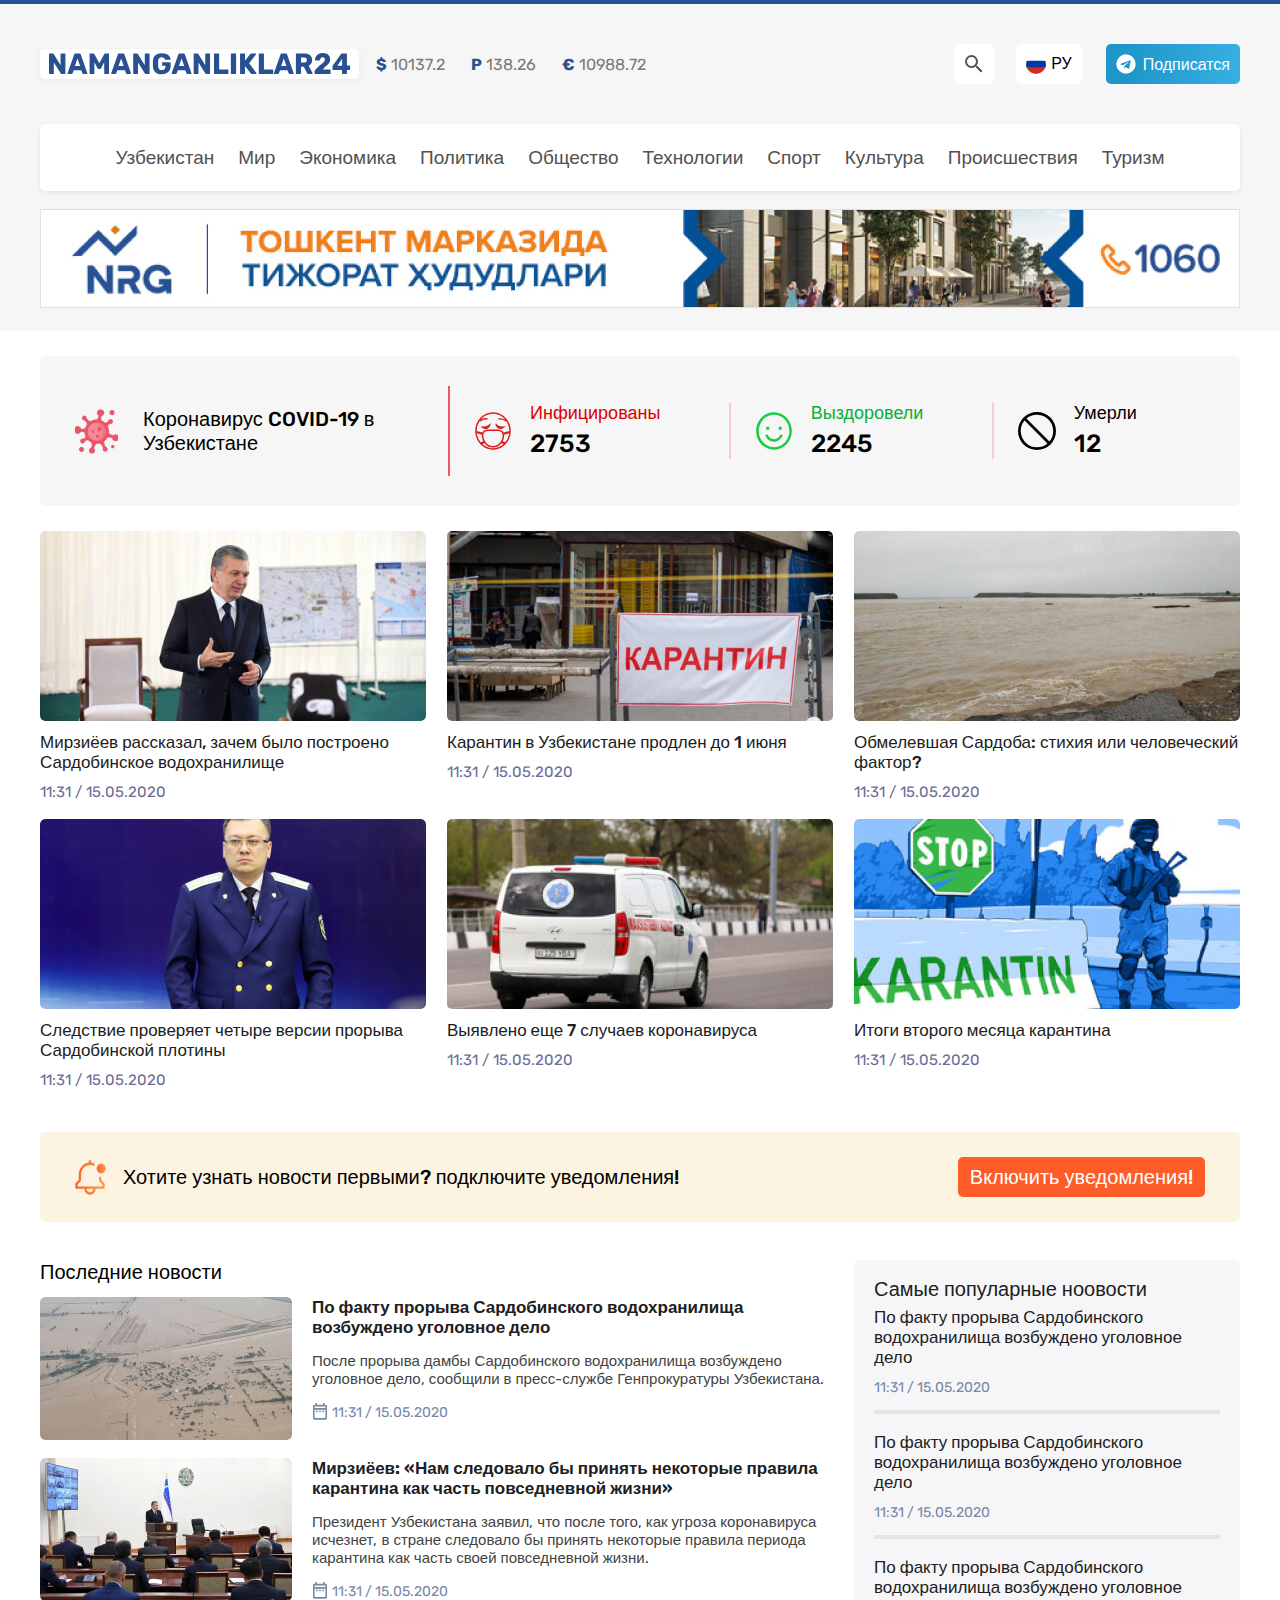
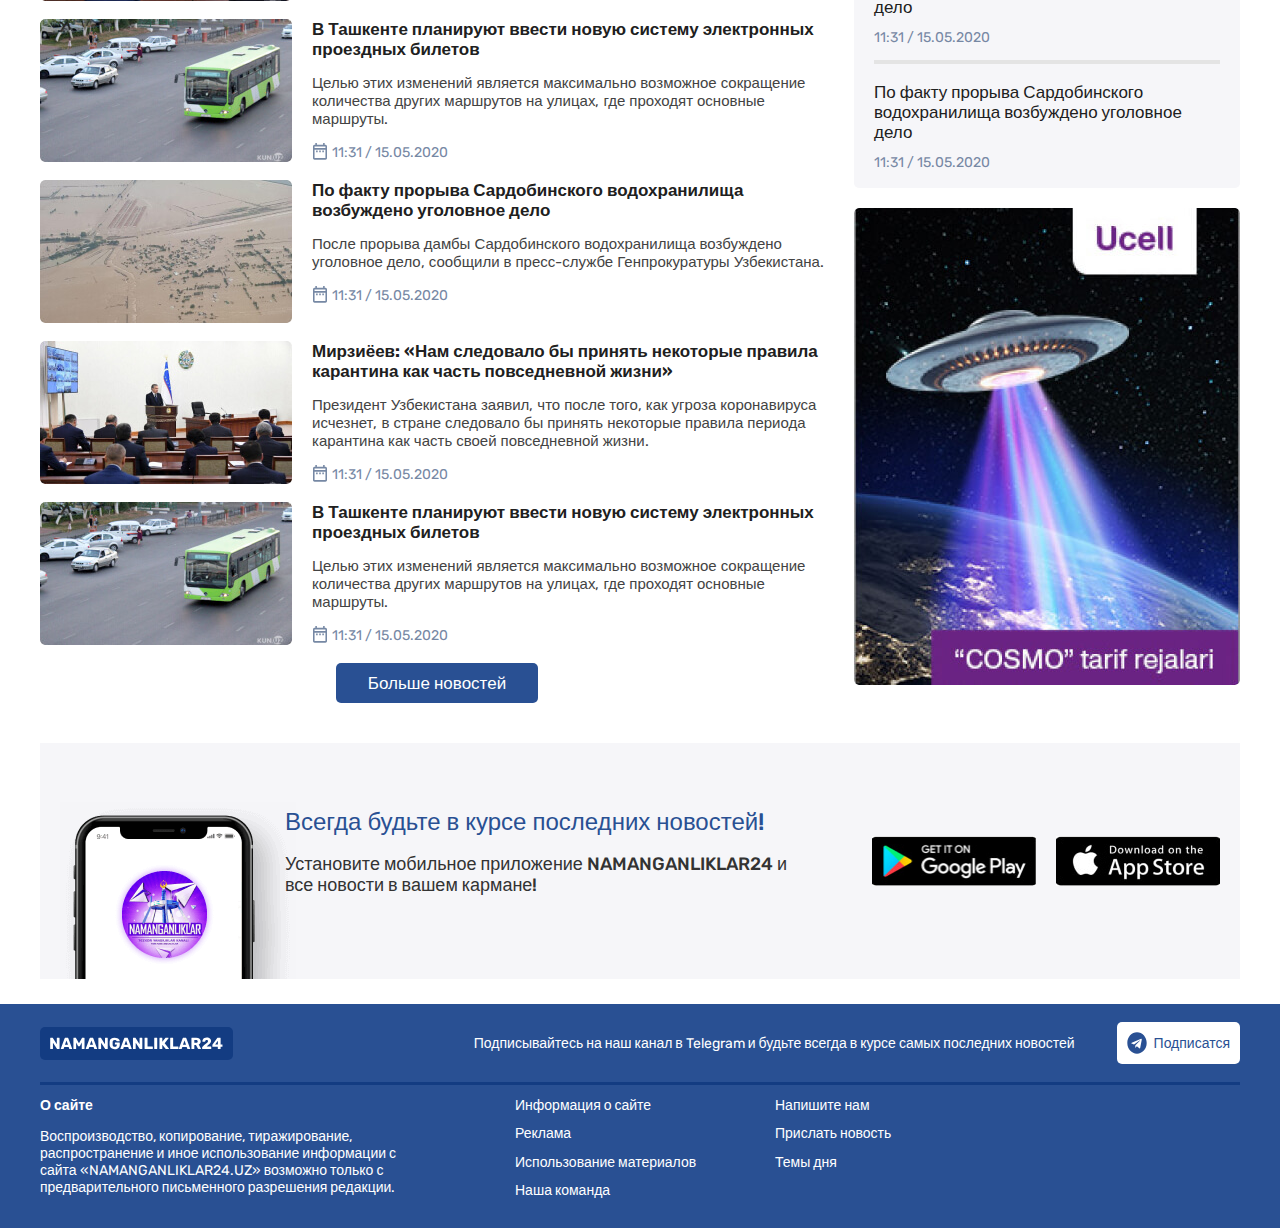
<file: index.html>
<!DOCTYPE html>
<html class="page" lang="ru">
<head>
    <meta charset="UTF-8">
    <meta http-equiv="X-UA-Compatible" content="IE=edge">
    <meta name="viewport" content="width=device-width, initial-scale=1.0">
    <title>Namanganliklar24</title>
    <link rel="stylesheet" href="css/normalize.css">
    <link rel="stylesheet" href="css/style.css">
</head>
<body class="page__body">
    
    <!-- SITE-HEADER -->
    <header class="site-header">
        <div class="container">
            <!-- SITE-HEADER__TOP -->
            <div class="site-header__top">
                <a class="site-header__logo logo" href="index.html">
                    <img class="logo__img" src="img/logo.svg" alt="Лого сайта Namanganliklar24" width="303" height="33">
                </a>
            
                <ul class="site-header__exchange-rates exchange-rates">
                    <li class="exchange-rates__item">
                        <b class="exchange-rates__icon">&dollar;</b> 
                        <span class="exchange-rates__value">10137.2</span></li>
                    <li class="exchange-rates__item">
                        <b class="exchange-rates__icon">P</b> 
                        <span class="exchange-rates__value">138.26</span></li>
                    <li class="exchange-rates__item">
                        <b class="exchange-rates__icon">&euro;</b> 
                        <span class="exchange-rates__value">10988.72</span></li>
                </ul>
            
                <div class="site-header__actions">
                    <button class="site-header__search-button search-button" type="button">
                        <span class="search-button__wrapper">
                            <img class="search-button__img" src="img/icon-magnify.svg" alt="Иконка лупы" width="24" height="24">
                        </span>
                    </button>
                    <button class="site-header__language-toggler language-toggler" type="button">
                        <span class="language-toggler__wrapper">
                            <img class="language-toggler__img" src="img/icon-russia-flag.svg" alt="Иконка флага России" width="20" height="20">
                            <span class="language-toggler__text">РУ</span>
                        </span>
                    </button>
                    <a class="site-header__telegram-sub telegram-sub telegram-sub--dark" href="https://t.me/dj_boburjon" target="_blank">
                        <img class="telegram-sub__img" src="img/icon-telegram.svg" alt="Лого мессенжера Телеграм" width="20" height="20">
                        <span class="telegram-sub__text">Подписатся</span>
                    </a>
                </div><!-- site-header__actions -->

                <button class="site-header__toggler" type="button">Меню</button>
            </div><!-- /site-header__top -->

            <!-- SITENAV -->
            <nav class="sitenav">
                <ul class="sitenav__list">
                    <li class="sitenav__item">
                        <a class="sitenav__link" href="list.html">Узбекистан</a>
                    </li>
                    <li class="sitenav__item">
                        <a class="sitenav__link" href="list.html">Мир</a>
                    </li>
                    <li class="sitenav__item">
                        <a class="sitenav__link" href="list.html">Экономика</a>
                    </li>
                    <li class="sitenav__item">
                        <a class="sitenav__link" href="list.html">Политика</a>
                    </li>
                    <li class="sitenav__item">
                        <a class="sitenav__link" href="list.html">Общество</a>
                    </li>
                    <li class="sitenav__item">
                        <a class="sitenav__link" href="list.html">Технологии</a>
                    </li>
                    <li class="sitenav__item">
                        <a class="sitenav__link" href="list.html">Спорт</a>
                    </li>
                    <li class="sitenav__item">
                        <a class="sitenav__link" href="list.html">Культура</a>
                    </li>
                    <li class="sitenav__item">
                        <a class="sitenav__link" href="list.html">Происшествия</a>
                    </li>
                    <li class="sitenav__item">
                        <a class="sitenav__link" href="list.html">Туризм</a>
                    </li>
                </ul>
            </nav>

            <!-- TOP BANNER -->
            <aside class="top-banner">
                <a class="top-banner__link" href="#" target="_blank">
                    <img class="top-banner__img" src="img/nrg-banner.jpg" srcset="img/nrg-banner.jpg 1x, img/nrg-banner@2x.jpg 2x" alt="NRG company banner" width="1200" height="99">
                </a>
            </aside>
        </div><!-- container -->
    </header>

    <!-- MAIN-CONTENT -->
    <main class="main-content">
        <div class="container">

            <!-- COVID-INFO  -->
            <section class="covid-info">
                <h2 class="covid-info__heading">Коронавирус COVID-19 в Узбекистане</h2>
                <ul class="covid-info__stats-list">
                    <li class="covid-info__stat covid-info__stat--infected">
                        <div>
                            <h3 class="covid-info__stat-title covid-info__stat-title--red">Инфицированы</h3>
                            <b class="covid-info__stat-value">2753</b>
                        </div>
                    </li>
                    <li class="covid-info__stat covid-info__stat--recovered">
                        <div>
                            <h3 class="covid-info__stat-title covid-info__stat-title--green">Выздоровели</h3>
                            <b class="covid-info__stat-value">2245</b>
                        </div>
                    </li>
                    <li class="covid-info__stat covid-info__stat--dead">
                        <div>
                            <h3 class="covid-info__stat-title">Умерли</h3>
                            <b class="covid-info__stat-value">12</b>
                        </div>
                    </li>
                </ul>
            </section>


            <!-- NEWS GRID -->
            <section class="news-grid">
                <h2 class="visually-hidden">Важные новости</h2>
                <ul class="news-grid__list">
                    <li class="news-grid__item">
                        <div class="news-grid__img-wrapper">
                            <img class="news-grid__img" width="386" height="190" src="img/prezident-uz.jpg" srcset="img/prezident-uz.jpg 1x, img/prezident-uz@2x.jpg 2x" alt="Презилент Узбекистана">
                        </div>
                        <h3 class="news-grid__heading">
                            <a class="news-grid__link" href="article.html">Мирзиёев рассказал, зачем было построено Сардобинское водохранилище</a>
                        </h3>
                        <time class="news-grid__date" datetime="2020-05-15 11:31">11:31 / 15.05.2020</time>
                    </li>
                    <li class="news-grid__item">
                        <div class="news-grid__img-wrapper">
                            <img class="news-grid__img" width="386" height="190" src="img/karantin.jpg" srcset="img/karantin.jpg 1x, img/karantin@2x.jpg 2x" alt="Карантин">
                        </div>
                        <h3 class="news-grid__heading">
                            <a class="news-grid__link" href="article.html">Карантин в Узбекистане продлен до 1 июня</a>
                        </h3>
                        <time class="news-grid__date" datetime="2020-05-15 11:31">11:31 / 15.05.2020</time>
                    </li>
                    <li class="news-grid__item">
                        <div class="news-grid__img-wrapper">
                            <img class="news-grid__img" width="386" height="190" src="img/sardoba.jpg" srcset="img/sardoba.jpg 1x, img/sardoba@2x.jpg 2x" alt="Сардоба">
                        </div>
                        <h3 class="news-grid__heading">
                            <a class="news-grid__link" href="article.html">Обмелевшая Сардоба: стихия или человеческий фактор?</a>
                        </h3>
                        <time class="news-grid__date" datetime="2020-05-15 11:31">11:31 / 15.05.2020</time>
                    </li>
                    <li class="news-grid__item">
                        <div class="news-grid__img-wrapper">
                            <img class="news-grid__img" width="386" height="190" src="img/sardoba-prokuror.jpg" srcset="img/sardoba-prokuror.jpg 1x, img/sardoba-prokuror@2x.jpg 2x" alt="Сардоба">
                        </div>
                        <h3 class="news-grid__heading">
                            <a class="news-grid__link" href="article.html">Следствие проверяет четыре версии прорыва Сардобинской плотины</a>
                        </h3>
                        <time class="news-grid__date" datetime="2020-05-15 11:31">11:31 / 15.05.2020</time>
                    </li>
                    <li class="news-grid__item">
                        <div class="news-grid__img-wrapper">
                            <img class="news-grid__img" width="386" height="190" src="img/ambulance.jpg" srcset="img/ambulance.jpg 1x, img/ambulance@2x.jpg 2x" alt="Сардоба">
                        </div>
                        <h3 class="news-grid__heading">
                            <a class="news-grid__link" href="article.html">Выявлено еще 7 случаев коронавируса</a>
                        </h3>
                        <time class="news-grid__date" datetime="2020-05-15 11:31">11:31 / 15.05.2020</time>
                    </li>
                    <li class="news-grid__item">
                        <div class="news-grid__img-wrapper">
                            <img class="news-grid__img" width="386" height="190" src="img/karantin-soldier.jpg" srcset="img/karantin-soldier.jpg 1x, img/karantin-soldier@2x.jpg 2x" alt="Сардоба">
                        </div>
                        <h3 class="news-grid__heading">
                            <a class="news-grid__link" href="article.html">Итоги второго месяца карантина</a>
                        </h3>
                        <time class="news-grid__date" datetime="2020-05-15 11:31">11:31 / 15.05.2020</time>
                    </li>
                </ul>
            </section>


            <!-- NOTIFICATIONS -->
            <section class="notifications">
                <h2 class="notifications__heading">Хотите узнать новости первыми? подключите уведомления!</h2>
                <button class="notifications__button" type="button">Включить уведомления!</button>
            </section>


            <!-- LATEST-POPULAR-NEWS -->
            <div class="latest-popular-news">
                <!-- NEWS-LIST -->
                <section class="news-list">
                    <h2 class="news-list__heading">Последние новости</h2>
                    <ul class="news-list__list">
                        <li class="news-list__item">
                            <div class="news-list__img-wrapper">
                                <img class="news-list__img" src="img/sardoba-list.jpg" srcset="img/sardoba-list.jpg 1x, img/sardoba-list@2x.jpg 2x" alt="По факту прорыва Сардобинского водохранилища возбуждено уголовное дело" width="252" height="143">
                            </div>
                            <div class="news-list__body">
                                <h3 class="news-list__title">
                                    <a class="news-list__link" href="article.html">По факту прорыва Сардобинского водохранилища возбуждено уголовное дело</a>
                                </h3>
                                <p class="news-list__text">После прорыва дамбы Сардобинского водохранилища возбуждено уголовное дело, сообщили в пресс-службе Генпрокуратуры Узбекистана.</p>
                                <div class="news-list__date-wrapper">
                                    <img class="news-list__date-icon" src="img/icon-date.svg" alt="Иконка календаря" width="18" height="20">
                                    <time class="news-list__date" datetime="2020-05-15 11:31">11:31 / 15.05.2020</time>
                                </div>
                            </div>
                        </li>
                        <li class="news-list__item">
                            <div class="news-list__img-wrapper">
                                <img class="news-list__img" src="img/karantin-rules.jpg" srcset="img/karantin-rules.jpg 1x, img/karantin-rules@2x.jpg 2x" alt="Мирзиёев: «Нам следовало бы принять некоторые правила карантина как часть повседневной жизни»" width="252" height="143">
                            </div>
                            <div class="news-list__body">
                                <h3 class="news-list__title">
                                    <a class="news-list__link" href="article.html">Мирзиёев: «Нам следовало бы принять некоторые правила карантина как часть повседневной жизни»</a>
                                </h3>
                                <p class="news-list__text">Президент Узбекистана заявил, что после того, как угроза коронавируса исчезнет, в стране следовало бы принять некоторые правила периода карантина как часть своей повседневной жизни.</p>
                                <div class="news-list__date-wrapper">
                                    <img class="news-list__date-icon" src="img/icon-date.svg" alt="Иконка календаря" width="18" height="20">
                                    <time class="news-list__date" datetime="2020-05-15 11:31">11:31 / 15.05.2020</time>
                                </div>
                            </div>
                        </li>
                        <li class="news-list__item">
                            <div class="news-list__img-wrapper">
                                <img class="news-list__img" src="img/e-ticket.jpg" srcset="img/e-ticket.jpg 1x, img/e-ticket@2x.jpg 2x" alt="В Ташкенте планируют ввести новую систему электронных проездных билетов" width="252" height="143">
                            </div>
                            <div class="news-list__body">
                                <h3 class="news-list__title">
                                    <a class="news-list__link" href="article.html">В Ташкенте планируют ввести новую систему электронных проездных билетов</a>
                                </h3>
                                <p class="news-list__text">Целью этих изменений является максимально возможное сокращение количества других маршрутов на улицах, где проходят основные маршруты.</p>
                                <div class="news-list__date-wrapper">
                                    <img class="news-list__date-icon" src="img/icon-date.svg" alt="Иконка календаря" width="18" height="20">
                                    <time class="news-list__date" datetime="2020-05-15 11:31">11:31 / 15.05.2020</time>
                                </div>
                            </div>
                        </li>
                        <li class="news-list__item">
                            <div class="news-list__img-wrapper">
                                <img class="news-list__img" src="img/sardoba-list.jpg" srcset="img/sardoba-list.jpg 1x, img/sardoba-list@2x.jpg 2x" alt="По факту прорыва Сардобинского водохранилища возбуждено уголовное дело" width="252" height="143">
                            </div>
                            <div class="news-list__body">
                                <h3 class="news-list__title">
                                    <a class="news-list__link" href="article.html">По факту прорыва Сардобинского водохранилища возбуждено уголовное дело</a>
                                </h3>
                                <p class="news-list__text">После прорыва дамбы Сардобинского водохранилища возбуждено уголовное дело, сообщили в пресс-службе Генпрокуратуры Узбекистана.</p>
                                <div class="news-list__date-wrapper">
                                    <img class="news-list__date-icon" src="img/icon-date.svg" alt="Иконка календаря" width="18" height="20">
                                    <time class="news-list__date" datetime="2020-05-15 11:31">11:31 / 15.05.2020</time>
                                </div>
                            </div>
                        </li>
                        <li class="news-list__item">
                            <div class="news-list__img-wrapper">
                                <img class="news-list__img" src="img/karantin-rules.jpg" srcset="img/karantin-rules.jpg 1x, img/karantin-rules@2x.jpg 2x" alt="Мирзиёев: «Нам следовало бы принять некоторые правила карантина как часть повседневной жизни»" width="252" height="143">
                            </div>
                            <div class="news-list__body">
                                <h3 class="news-list__title">
                                    <a class="news-list__link" href="article.html">Мирзиёев: «Нам следовало бы принять некоторые правила карантина как часть повседневной жизни»</a>
                                </h3>
                                <p class="news-list__text">Президент Узбекистана заявил, что после того, как угроза коронавируса исчезнет, в стране следовало бы принять некоторые правила периода карантина как часть своей повседневной жизни.</p>
                                <div class="news-list__date-wrapper">
                                    <img class="news-list__date-icon" src="img/icon-date.svg" alt="Иконка календаря" width="18" height="20">
                                    <time class="news-list__date" datetime="2020-05-15 11:31">11:31 / 15.05.2020</time>
                                </div>
                            </div>
                        </li>
                        <li class="news-list__item">
                            <div class="news-list__img-wrapper">
                                <img class="news-list__img" src="img/e-ticket.jpg" srcset="img/e-ticket.jpg 1x, img/e-ticket@2x.jpg 2x" alt="В Ташкенте планируют ввести новую систему электронных проездных билетов" width="252" height="143">
                            </div>
                            <div class="news-list__body">
                                <h3 class="news-list__title">
                                    <a class="news-list__link" href="article.html">В Ташкенте планируют ввести новую систему электронных проездных билетов</a>
                                </h3>
                                <p class="news-list__text">Целью этих изменений является максимально возможное сокращение количества других маршрутов на улицах, где проходят основные маршруты.</p>
                                <div class="news-list__date-wrapper">
                                    <img class="news-list__date-icon" src="img/icon-date.svg" alt="Иконка календаря" width="18" height="20">
                                    <time class="news-list__date" datetime="2020-05-15 11:31">11:31 / 15.05.2020</time>
                                </div>
                            </div>
                        </li>
                    </ul>
                    <div class="news-list__more-wrapper">
                        <button class="button" type="button">Больше новостей</button>
                    </div>
                </section>

                <div class="popular-news__banner">
                    <!-- POPULAR-NEWS -->
                    <section class="popular-news">
                        <h2 class="popular-news__heading">Самые популарные ноовости</h2>
                        <ul class="popular-news__list">
                            <li class="popular-news__item">
                                <h3 class="popular-news__title">
                                    <a class="popular-news__link" href="article.html">По факту прорыва Сардобинского водохранилища возбуждено уголовное дело</a>
                                </h3>
                                <time class="popular-news__date" datetime="2020-05-15 11:31">11:31 / 15.05.2020</time>
                            </li>
                            <li class="popular-news__item">
                                <h3 class="popular-news__title">
                                    <a class="popular-news__link" href="article.html">По факту прорыва Сардобинского водохранилища возбуждено уголовное дело</a>
                                </h3>
                                <time class="popular-news__date" datetime="2020-05-15 11:31">11:31 / 15.05.2020</time>
                            </li>
                            <li class="popular-news__item">
                                <h3 class="popular-news__title">
                                    <a class="popular-news__link" href="article.html">По факту прорыва Сардобинского водохранилища возбуждено уголовное дело</a>
                                </h3>
                                <time class="popular-news__date" datetime="2020-05-15 11:31">11:31 / 15.05.2020</time>
                            </li>
                            <li class="popular-news__item">
                                <h3 class="popular-news__title">
                                    <a class="popular-news__link" href="article.html">По факту прорыва Сардобинского водохранилища возбуждено уголовное дело</a>
                                </h3>
                                <time class="popular-news__date" datetime="2020-05-15 11:31">11:31 / 15.05.2020</time>
                            </li>
                        </ul>
                    </section>

                    <!-- SIDEBAR BANNER -->
                    <aside class="sidebar-banner">
                        <a class="sidebar-banner__link" href="https://t.me/dj_boburjon" target="_blank">
                            <img class="sidebar-banner__img" src="img/ucell-banner.jpg" srcset="img/ucell-banner.jpg 1x, ucell-banner@2x.jpg 2x" alt="UCell banner">
                        </a>
                    </aside>
                </div>
            </div> <!-- latest popular-news -->

            <!-- SITE-APP -->
            <section class="site-app">
                <div class="site-app__body">
                    <h2 class="site-app__heading">Всегда будьте в курсе последних новостей!</h2>
                    <p class="site-app__text">
                        Установите мобильное приложение NAMANGANLIKLAR24 и все новости в вашем кармане!
                    </p>
                </div>
                <a class="site-app__link" href="https://t.me/dj_boburjon" target="_blank">
                    <img class="site-app__img" src="img/googleplay.jpg" srcset="img/googleplay.jpg 1x, img/googleplay@2x.jpg 2x" alt="link to store" width="164" height="50">
                </a>
                <a class="site-app__link" href="https://t.me/dj_boburjon" target="_blank">
                    <img class="site-app__img" src="img/appstore.jpg" srcset="img/appstore.jpg 1x, img/appstore@2x.jpg 2x" alt="link to store" width="164" height="50">
                </a>
            </section>

        </div>
    </main>


    <!-- SITE-FOOTER -->
    <footer class="site-footer">
        <div class="container">
            <div class="site-footer__top">
                <a class="site-footer__logo" href="#">
                    <img class="site-footer__logo-img" src="img/logo-white.svg" alt="Namanganliklar24 logo white" width="173" height="21">
                </a>
                <p class="site-footer__sub-text">
                    Подписывайтесь на наш канал в Telegram и будьте всегда в курсе самых последних новостей
                </p>
                <a class="site-footer__telegram-sub telegram-sub telegram-sub--white" href="https://t.me/dj_boburjon" target="_blank">
                    <img class="telegram-sub__img" src="img/icon-telegram-blue.svg" alt="Лого мессенжера Телеграм" width="20" height="22">
                    <span class="telegram-sub__text">Подписатся</span>
                </a>
            </div>

            <hr class="site-footer__divider">

            <div class="site-footer__bottom">
                <section class="site-footer__about">
                    <h2 class="site-footer__heading">
                        О сайте
                    </h2>
                    <p class="site-footer__text">
                        Воспроизводство, копирование, тиражирование, распространение и иное использование информации с сайта «NAMANGANLIKLAR24.UZ» возможно только с предварительного письменного разрешения редакции.
                    </p>
                </section>

                <ul class="site-footer__nav">
                    <li class="site-footer__nav-item">
                        <a class="site-footer__nav-link" href="#">Информация о сайте</a>
                    </li>
                    <li class="site-footer__nav-item">
                        <a class="site-footer__nav-link" href="#">Напишите нам</a>
                    </li>
                    <li class="site-footer__nav-item">
                        <a class="site-footer__nav-link" href="#">Реклама</a>
                    </li>
                    <li class="site-footer__nav-item">
                        <a class="site-footer__nav-link" href="#">Прислать новость</a>
                    </li>
                    <li class="site-footer__nav-item">
                        <a class="site-footer__nav-link" href="#">Использование материалов</a>
                    </li>
                    <li class="site-footer__nav-item">
                        <a class="site-footer__nav-link" href="#">Темы дня</a>
                    </li>
                    <li class="site-footer__nav-item">
                        <a class="site-footer__nav-link" href="#">Наша команда</a>
                    </li>                          
                </ul>
            </div>
        </div>
    </footer>


    <script src="js/main.js"></script>
</body>
</html>
</file>
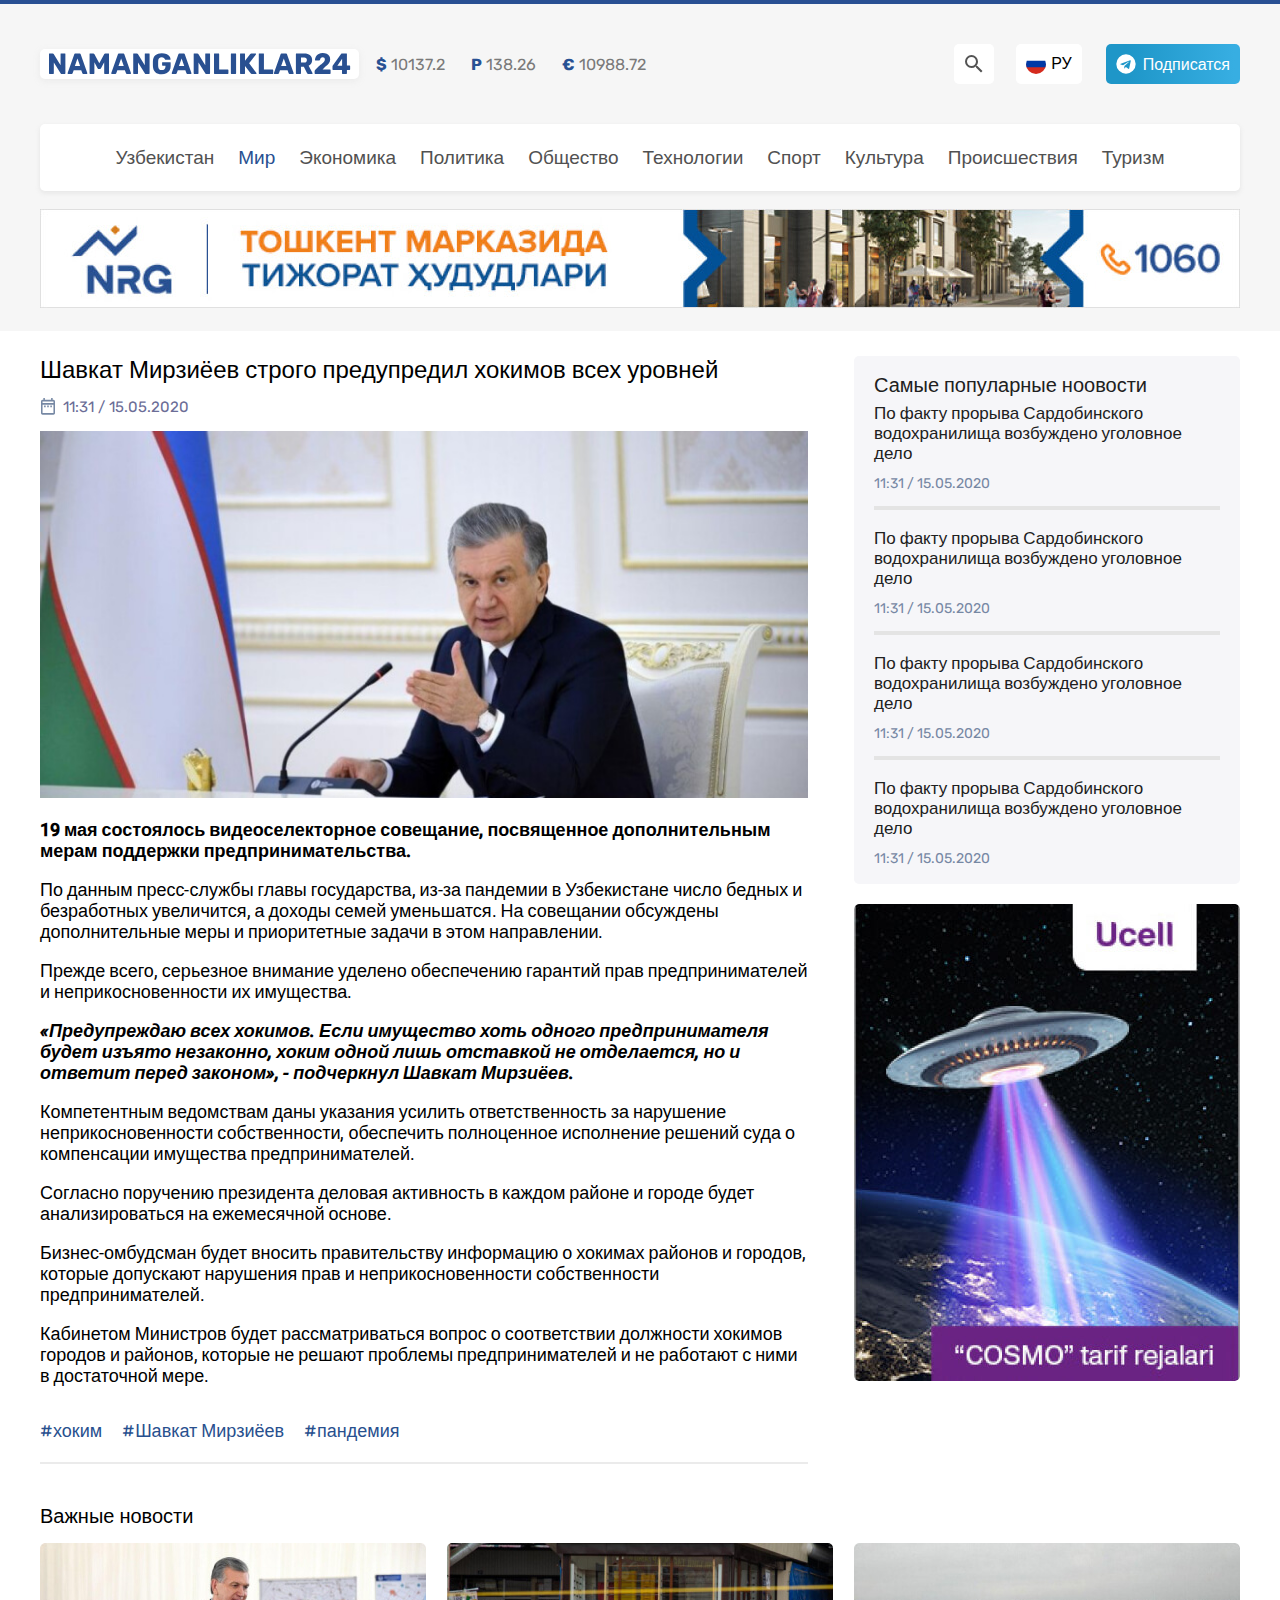
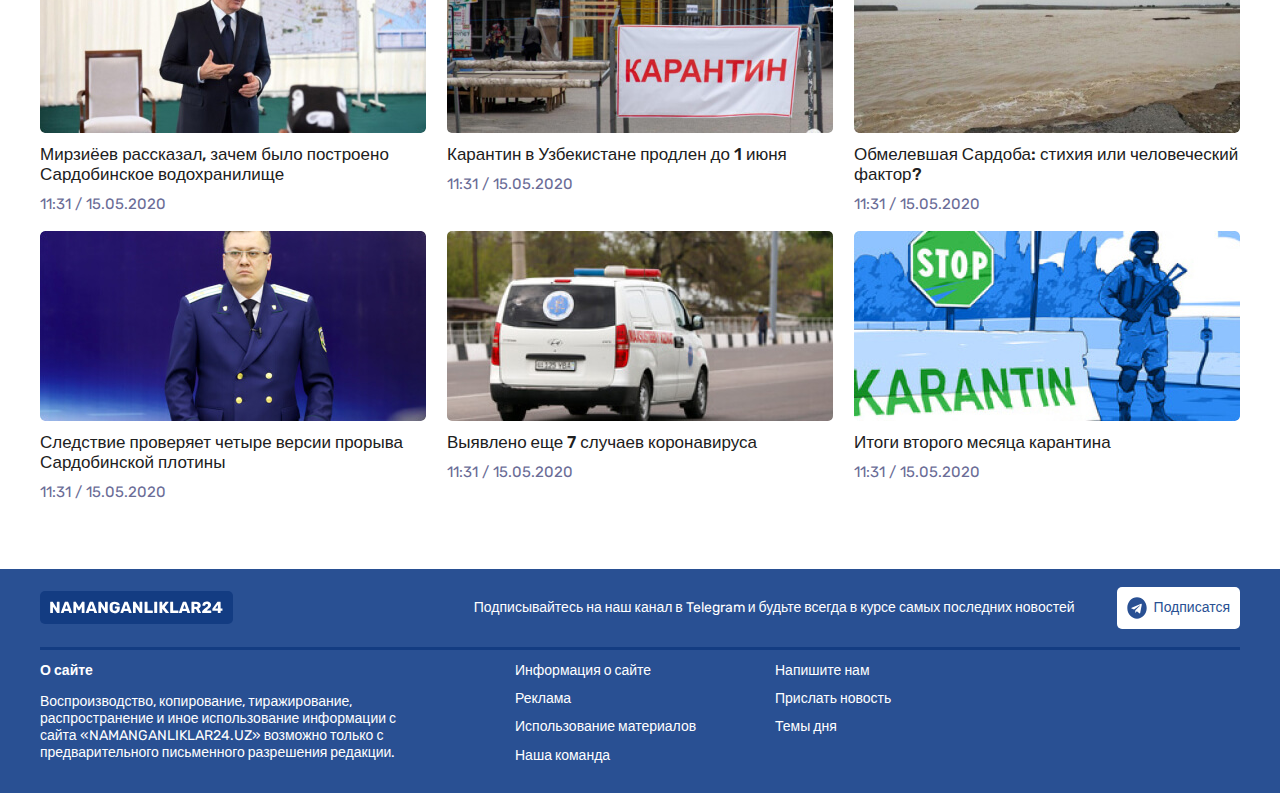
<file: article.html>
<!DOCTYPE html>
<html class="page" lang="ru">
<head>
    <meta charset="UTF-8">
    <meta http-equiv="X-UA-Compatible" content="IE=edge">
    <meta name="viewport" content="width=device-width, initial-scale=1.0">
    <title>Шавкат Мирзиёев строго предупредил хокимов всех уровней Namanganliklar24 - новости</title>
    <link rel="stylesheet" href="css/normalize.css">
    <link rel="stylesheet" href="css/style.css">
</head>
<body class="page__body">
    
    <!-- SITE-HEADER -->
    <header class="site-header">
        <div class="container">
            <!-- SITE-HEADER__TOP -->
            <div class="site-header__top">
                <a class="site-header__logo logo" href="index.html">
                    <img class="logo__img" src="img/logo.svg" alt="Лого сайта Namanganliklar24" width="303" height="33">
                </a>
            
                <ul class="site-header__exchange-rates exchange-rates">
                    <li class="exchange-rates__item">
                        <b class="exchange-rates__icon">&dollar;</b> 
                        <span class="exchange-rates__value">10137.2</span></li>
                    <li class="exchange-rates__item">
                        <b class="exchange-rates__icon">P</b> 
                        <span class="exchange-rates__value">138.26</span></li>
                    <li class="exchange-rates__item">
                        <b class="exchange-rates__icon">&euro;</b> 
                        <span class="exchange-rates__value">10988.72</span></li>
                </ul>
            
                <div class="site-header__actions">
                    <button class="site-header__search-button search-button" type="button">
                        <span class="search-button__wrapper">
                            <img class="search-button__img" src="img/icon-magnify.svg" alt="Иконка лупы" width="24" height="24">
                        </span>
                    </button>
                    <button class="site-header__language-toggler language-toggler" type="button">
                        <span class="language-toggler__wrapper">
                            <img class="language-toggler__img" src="img/icon-russia-flag.svg" alt="Иконка флага России" width="20" height="20">
                            <span class="language-toggler__text">РУ</span>
                        </span>
                    </button>
                    <a class="site-header__telegram-sub telegram-sub telegram-sub--dark" href="https://t.me/dj_boburjon" target="_blank">
                        <img class="telegram-sub__img" src="img/icon-telegram.svg" alt="Лого мессенжера Телеграм" width="20" height="20">
                        <span class="telegram-sub__text">Подписатся</span>
                    </a>
                </div><!-- site-header__actions -->

                <button class="site-header__toggler" type="button">Меню</button>
            </div><!-- /site-header__top -->

            <!-- SITENAV -->
            <nav class="sitenav">
                <ul class="sitenav__list">
                    <li class="sitenav__item">
                        <a class="sitenav__link" href="list.html">Узбекистан</a>
                    </li>
                    <li class="sitenav__item sitenav__item--active">
                        <a class="sitenav__link" href="list.html">Мир</a>
                    </li>
                    <li class="sitenav__item">
                        <a class="sitenav__link" href="list.html">Экономика</a>
                    </li>
                    <li class="sitenav__item">
                        <a class="sitenav__link" href="list.html">Политика</a>
                    </li>
                    <li class="sitenav__item">
                        <a class="sitenav__link" href="list.html">Общество</a>
                    </li>
                    <li class="sitenav__item">
                        <a class="sitenav__link" href="list.html">Технологии</a>
                    </li>
                    <li class="sitenav__item">
                        <a class="sitenav__link" href="list.html">Спорт</a>
                    </li>
                    <li class="sitenav__item">
                        <a class="sitenav__link" href="list.html">Культура</a>
                    </li>
                    <li class="sitenav__item">
                        <a class="sitenav__link" href="list.html">Происшествия</a>
                    </li>
                    <li class="sitenav__item">
                        <a class="sitenav__link" href="list.html">Туризм</a>
                    </li>
                </ul>
            </nav>

            <!-- TOP BANNER -->
            <aside class="top-banner">
                <a class="top-banner__link" href="#" target="_blank">
                    <img class="top-banner__img" src="img/nrg-banner.jpg" srcset="img/nrg-banner.jpg 1x, img/nrg-banner@2x.jpg 2x" alt="NRG company banner" width="1200" height="99">
                </a>
            </aside>
        </div><!-- container -->
    </header>

    <!-- MAIN-CONTENT -->
    <main class="main-content">
        <div class="container">

            <!-- LATEST-POPULAR-NEWS -->
            <div class="latest-popular-news">
               
                <!-- ARTICLE -->
                <article class="article">
                    <h1 class="article__title">Шавкат Мирзиёев строго предупредил хокимов всех уровней</h1>
                    <div class="article__date-wrapper">
                        <img class="article__date-icon" src="img/icon-date.svg" alt="Иконка календаря" width="18" height="20">
                        <time class="article__date" datetime="2020-05-15 11:31">11:31 / 15.05.2020</time>
                    </div>
                    <img class="article__img" src="img/prezident-article.jpg" srcset="img/prezident-article.jpg 1x, img/prezident-article@2x.jpg 2x" alt="prezident gapiryapti">
                    <div class="article__body">
                        <p>
                            <b>19 мая состоялось видеоселекторное совещание, посвященное дополнительным мерам поддержки предпринимательства.</b>
                        </p>

                        <p>
                            По данным пресс-службы главы государства, из-за пандемии в Узбекистане число бедных и безработных увеличится, а доходы семей уменьшатся. На совещании обсуждены дополнительные меры и приоритетные задачи в этом направлении.
                        </p>

                        <p>
                            Прежде всего, серьезное внимание уделено обеспечению гарантий прав предпринимателей и неприкосновенности их имущества.
                        </p>

                        <p>
                            <b><i>«Предупреждаю всех хокимов. Если имущество хоть одного предпринимателя будет изъято незаконно, хоким одной лишь отставкой не отделается, но и ответит перед законом», - подчеркнул Шавкат Мирзиёев.</i></b>
                        </p>

                        <p>
                            Компетентным ведомствам даны указания усилить ответственность за нарушение неприкосновенности собственности, обеспечить полноценное исполнение решений суда о компенсации имущества предпринимателей.
                        </p>

                        <p>
                            Согласно поручению президента деловая активность в каждом районе и городе будет анализироваться на ежемесячной основе.
                        </p>

                        <p>
                            Бизнес-омбудсман будет вносить правительству информацию о хокимах районов и городов, которые допускают нарушения прав и неприкосновенности собственности предпринимателей.
                        </p>

                        <p>
                            Кабинетом Министров будет рассматриваться вопрос о соответствии должности хокимов городов и районов, которые не решают проблемы предпринимателей и не работают с ними в достаточной мере.
                        </p>
                    </div>
                    <ul class="article__tags">
                        <li class="article__tags-item">
                            <a class="article__tags-link" href="https://t.me/dj_boburjon">#хоким</a>
                        </li>
                        <li class="article__tags-item">
                            <a class="article__tags-link" href="https://t.me/dj_boburjon">#Шавкат Мирзиёев</a>
                        </li>
                        <li class="article__tags-item">
                            <a class="article__tags-link" href="https://t.me/dj_boburjon">#пандемия</a>
                        </li>
                    </ul>
                </article>

                <div class="popular-news__banner">
                    <!-- POPULAR-NEWS -->
                    <section class="popular-news">
                        <h2 class="popular-news__heading">Самые популарные ноовости</h2>
                        <ul class="popular-news__list">
                            <li class="popular-news__item">
                                <h3 class="popular-news__title">
                                    <a class="popular-news__link" href="article.html">По факту прорыва Сардобинского водохранилища возбуждено уголовное дело</a>
                                </h3>
                                <time class="popular-news__date" datetime="2020-05-15 11:31">11:31 / 15.05.2020</time>
                            </li>
                            <li class="popular-news__item">
                                <h3 class="popular-news__title">
                                    <a class="popular-news__link" href="article.html">По факту прорыва Сардобинского водохранилища возбуждено уголовное дело</a>
                                </h3>
                                <time class="popular-news__date" datetime="2020-05-15 11:31">11:31 / 15.05.2020</time>
                            </li>
                            <li class="popular-news__item">
                                <h3 class="popular-news__title">
                                    <a class="popular-news__link" href="article.html">По факту прорыва Сардобинского водохранилища возбуждено уголовное дело</a>
                                </h3>
                                <time class="popular-news__date" datetime="2020-05-15 11:31">11:31 / 15.05.2020</time>
                            </li>
                            <li class="popular-news__item">
                                <h3 class="popular-news__title">
                                    <a class="popular-news__link" href="article.html">По факту прорыва Сардобинского водохранилища возбуждено уголовное дело</a>
                                </h3>
                                <time class="popular-news__date" datetime="2020-05-15 11:31">11:31 / 15.05.2020</time>
                            </li>
                        </ul>
                    </section>

                    <!-- SIDEBAR BANNER -->
                    <aside class="sidebar-banner">
                        <a class="sidebar-banner__link" href="https://t.me/dj_boburjon" target="_blank">
                            <img class="sidebar-banner__img" src="img/ucell-banner.jpg" srcset="img/ucell-banner.jpg 1x, ucell-banner@2x.jpg 2x" alt="UCell banner">
                        </a>
                    </aside>
                </div>
            </div> <!-- latest popular-news -->

            <!-- NEWS GRID -->
            <section class="news-grid">
                <h2 class="news-grid__title">Важные новости</h2>
                <ul class="news-grid__list">
                    <li class="news-grid__item">
                        <div class="news-grid__img-wrapper">
                            <img class="news-grid__img" width="386" height="190" src="img/prezident-uz.jpg" srcset="img/prezident-uz.jpg 1x, img/prezident-uz@2x.jpg 2x" alt="Презилент Узбекистана">
                        </div>
                        <h3 class="news-grid__heading">
                            <a class="news-grid__link" href="article.html">Мирзиёев рассказал, зачем было построено Сардобинское водохранилище</a>
                        </h3>
                        <time class="news-grid__date" datetime="2020-05-15 11:31">11:31 / 15.05.2020</time>
                    </li>
                    <li class="news-grid__item">
                        <div class="news-grid__img-wrapper">
                            <img class="news-grid__img" width="386" height="190" src="img/karantin.jpg" srcset="img/karantin.jpg 1x, img/karantin@2x.jpg 2x" alt="Карантин">
                        </div>
                        <h3 class="news-grid__heading">
                            <a class="news-grid__link" href="article.html">Карантин в Узбекистане продлен до 1 июня</a>
                        </h3>
                        <time class="news-grid__date" datetime="2020-05-15 11:31">11:31 / 15.05.2020</time>
                    </li>
                    <li class="news-grid__item">
                        <div class="news-grid__img-wrapper">
                            <img class="news-grid__img" width="386" height="190" src="img/sardoba.jpg" srcset="img/sardoba.jpg 1x, img/sardoba@2x.jpg 2x" alt="Сардоба">
                        </div>
                        <h3 class="news-grid__heading">
                            <a class="news-grid__link" href="article.html">Обмелевшая Сардоба: стихия или человеческий фактор?</a>
                        </h3>
                        <time class="news-grid__date" datetime="2020-05-15 11:31">11:31 / 15.05.2020</time>
                    </li>
                    <li class="news-grid__item">
                        <div class="news-grid__img-wrapper">
                            <img class="news-grid__img" width="386" height="190" src="img/sardoba-prokuror.jpg" srcset="img/sardoba-prokuror.jpg 1x, img/sardoba-prokuror@2x.jpg 2x" alt="Сардоба">
                        </div>
                        <h3 class="news-grid__heading">
                            <a class="news-grid__link" href="article.html">Следствие проверяет четыре версии прорыва Сардобинской плотины</a>
                        </h3>
                        <time class="news-grid__date" datetime="2020-05-15 11:31">11:31 / 15.05.2020</time>
                    </li>
                    <li class="news-grid__item">
                        <div class="news-grid__img-wrapper">
                            <img class="news-grid__img" width="386" height="190" src="img/ambulance.jpg" srcset="img/ambulance.jpg 1x, img/ambulance@2x.jpg 2x" alt="Сардоба">
                        </div>
                        <h3 class="news-grid__heading">
                            <a class="news-grid__link" href="article.html">Выявлено еще 7 случаев коронавируса</a>
                        </h3>
                        <time class="news-grid__date" datetime="2020-05-15 11:31">11:31 / 15.05.2020</time>
                    </li>
                    <li class="news-grid__item">
                        <div class="news-grid__img-wrapper">
                            <img class="news-grid__img" width="386" height="190" src="img/karantin-soldier.jpg" srcset="img/karantin-soldier.jpg 1x, img/karantin-soldier@2x.jpg 2x" alt="Сардоба">
                        </div>
                        <h3 class="news-grid__heading">
                            <a class="news-grid__link" href="article.html">Итоги второго месяца карантина</a>
                        </h3>
                        <time class="news-grid__date" datetime="2020-05-15 11:31">11:31 / 15.05.2020</time>
                    </li>
                </ul>
            </section>

        </div>
    </main>


    <!-- SITE-FOOTER -->
    <footer class="site-footer">
        <div class="container">
            <div class="site-footer__top">
                <a class="site-footer__logo" href="#">
                    <img class="site-footer__logo-img" src="img/logo-white.svg" alt="Namanganliklar24 logo white" width="173" height="21">
                </a>
                <p class="site-footer__sub-text">
                    Подписывайтесь на наш канал в Telegram и будьте всегда в курсе самых последних новостей
                </p>
                <a class="site-footer__telegram-sub telegram-sub telegram-sub--white" href="https://t.me/dj_boburjon" target="_blank">
                    <img class="telegram-sub__img" src="img/icon-telegram-blue.svg" alt="Лого мессенжера Телеграм" width="20" height="22">
                    <span class="telegram-sub__text">Подписатся</span>
                </a>
            </div>

            <hr class="site-footer__divider">

            <div class="site-footer__bottom">
                <section class="site-footer__about">
                    <h2 class="site-footer__heading">
                        О сайте
                    </h2>
                    <p class="site-footer__text">
                        Воспроизводство, копирование, тиражирование, распространение и иное использование информации с сайта «NAMANGANLIKLAR24.UZ» возможно только с предварительного письменного разрешения редакции.
                    </p>
                </section>

                <ul class="site-footer__nav">
                    <li class="site-footer__nav-item">
                        <a class="site-footer__nav-link" href="#">Информация о сайте</a>
                    </li>
                    <li class="site-footer__nav-item">
                        <a class="site-footer__nav-link" href="#">Напишите нам</a>
                    </li>
                    <li class="site-footer__nav-item">
                        <a class="site-footer__nav-link" href="#">Реклама</a>
                    </li>
                    <li class="site-footer__nav-item">
                        <a class="site-footer__nav-link" href="#">Прислать новость</a>
                    </li>
                    <li class="site-footer__nav-item">
                        <a class="site-footer__nav-link" href="#">Использование материалов</a>
                    </li>
                    <li class="site-footer__nav-item">
                        <a class="site-footer__nav-link" href="#">Темы дня</a>
                    </li>
                    <li class="site-footer__nav-item">
                        <a class="site-footer__nav-link" href="#">Наша команда</a>
                    </li>                          
                </ul>
            </div>
        </div>
    </footer>


    <script src="js/main.js"></script>
</body>
</html>
</file>
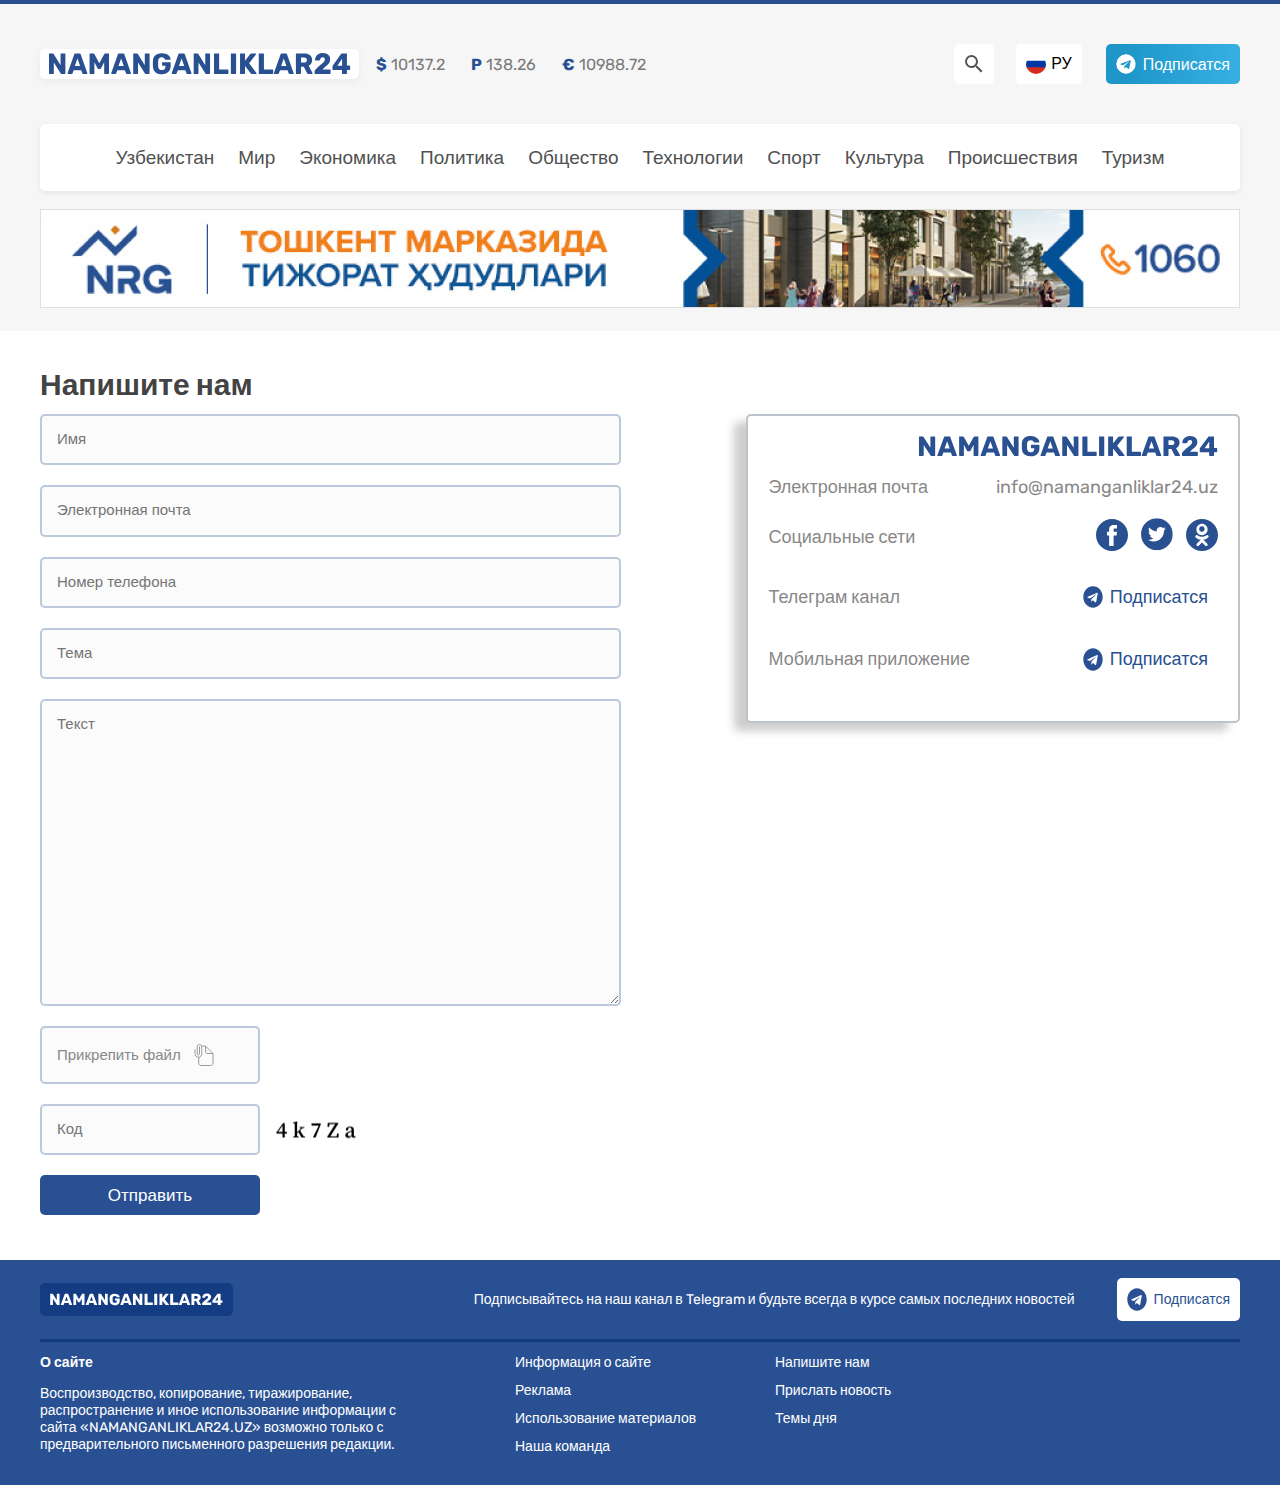
<file: contact.html>
<!DOCTYPE html>
<html class="page" lang="ru">
<head>
    <meta charset="UTF-8">
    <meta http-equiv="X-UA-Compatible" content="IE=edge">
    <meta name="viewport" content="width=device-width, initial-scale=1.0">
    <title>Namanganliklar24</title>
    <link rel="stylesheet" href="css/normalize.css">
    <link rel="stylesheet" href="css/style.css">
</head>
<body class="page__body">
    
    <!-- SITE-HEADER -->
    <header class="site-header">
        <div class="container">
            <!-- SITE-HEADER__TOP -->
            <div class="site-header__top">
                <a class="site-header__logo logo" href="index.html">
                    <img class="logo__img" src="img/logo.svg" alt="Лого сайта Namanganliklar24" width="303" height="33">
                </a>
            
                <ul class="site-header__exchange-rates exchange-rates">
                    <li class="exchange-rates__item">
                        <b class="exchange-rates__icon">&dollar;</b> 
                        <span class="exchange-rates__value">10137.2</span></li>
                    <li class="exchange-rates__item">
                        <b class="exchange-rates__icon">P</b> 
                        <span class="exchange-rates__value">138.26</span></li>
                    <li class="exchange-rates__item">
                        <b class="exchange-rates__icon">&euro;</b> 
                        <span class="exchange-rates__value">10988.72</span></li>
                </ul>
            
                <div class="site-header__actions">
                    <button class="site-header__search-button search-button" type="button">
                        <span class="search-button__wrapper">
                            <img class="search-button__img" src="img/icon-magnify.svg" alt="Иконка лупы" width="24" height="24">
                        </span>
                    </button>
                    <button class="site-header__language-toggler language-toggler" type="button">
                        <span class="language-toggler__wrapper">
                            <img class="language-toggler__img" src="img/icon-russia-flag.svg" alt="Иконка флага России" width="20" height="20">
                            <span class="language-toggler__text">РУ</span>
                        </span>
                    </button>
                    <a class="site-header__telegram-sub telegram-sub telegram-sub--dark" href="https://t.me/dj_boburjon" target="_blank">
                        <img class="telegram-sub__img" src="img/icon-telegram.svg" alt="Лого мессенжера Телеграм" width="20" height="20">
                        <span class="telegram-sub__text">Подписатся</span>
                    </a>
                </div><!-- site-header__actions -->

                <button class="site-header__toggler" type="button">Меню</button>
            </div><!-- /site-header__top -->

            <!-- SITENAV -->
            <nav class="sitenav">
                <ul class="sitenav__list">
                    <li class="sitenav__item">
                        <a class="sitenav__link" href="list.html">Узбекистан</a>
                    </li>
                    <li class="sitenav__item">
                        <a class="sitenav__link" href="list.html">Мир</a>
                    </li>
                    <li class="sitenav__item">
                        <a class="sitenav__link" href="list.html">Экономика</a>
                    </li>
                    <li class="sitenav__item">
                        <a class="sitenav__link" href="list.html">Политика</a>
                    </li>
                    <li class="sitenav__item">
                        <a class="sitenav__link" href="list.html">Общество</a>
                    </li>
                    <li class="sitenav__item">
                        <a class="sitenav__link" href="list.html">Технологии</a>
                    </li>
                    <li class="sitenav__item">
                        <a class="sitenav__link" href="list.html">Спорт</a>
                    </li>
                    <li class="sitenav__item">
                        <a class="sitenav__link" href="list.html">Культура</a>
                    </li>
                    <li class="sitenav__item">
                        <a class="sitenav__link" href="list.html">Происшествия</a>
                    </li>
                    <li class="sitenav__item">
                        <a class="sitenav__link" href="list.html">Туризм</a>
                    </li>
                </ul>
            </nav>

            <!-- TOP BANNER -->
            <aside class="top-banner">
                <a class="top-banner__link" href="#" target="_blank">
                    <img class="top-banner__img" src="img/nrg-banner.jpg" srcset="img/nrg-banner.jpg 1x, img/nrg-banner@2x.jpg 2x" alt="NRG company banner" width="1200" height="99">
                </a>
            </aside>
        </div><!-- container -->
    </header>

    <!-- MAIN-CONTENT -->
    <main class="main-content">
        <div class="container">
            <h1 class="main-content__page-title">Напишите нам</h1>
            
            <div class="form-info-wrapper">
                <!-- CONTACT-FORM -->
                <div class="contact-form">
                    <form class="contact-form__form" action="https://echo.htmlacademy.ru" method="POST">
                        <div class="contact-form__group">
                            <input class="contact-form__input" aria-label="Имя" type="text" name="name" placeholder="Имя" required>
                        </div>
                        <div class="contact-form__group">
                            <input class="contact-form__input" aria-label="Электронная почта" type="email" name="email" placeholder="Электронная почта" required>
                        </div>
                        <div class="contact-form__group">
                            <input class="contact-form__input" aria-label="Номер телефона" type="tel" name="phone" placeholder="Номер телефона" required>
                        </div>
                        <div class="contact-form__group">
                            <input class="contact-form__input" aria-label="Тема" type="text" name="name" placeholder="Тема" required>
                        </div>
                        <div class="contact-form__group">
                            <textarea class="contact-form__textarea" aria-label="Текст" name="body" placeholder="Текст" rows="7" required></textarea>
                        </div>
                        <div class="contact-form__group contact-form__group--small">
                            <label class="contact-form__file-input">
                                <input class="visually-hidden" type="file">
                                <span class="contact-form__file-input-label">
                                    Прикрепить файл
                                    <img class="contact-form__file-icon" src="img/icon-file.svg" alt="File icon">
                                </span>
                            </label>
                        </div>
                        <div class="contact-form__group contact-form__group--small contact-form__group--captcha">
                            <input class="contact-form__input" aria-label="Код" type="text" name="captcha" placeholder="Код" required>
                            <img class="contact-form__captcha-img" src="img/captcha.jpg" srcset="img/captcha.jpg 1x, img/captcha@2x.jpg 2x" alt="captcha">
                        </div>
                        <div class="contact-form__group contact-form__group--small">
                            <button class="button button--block" type="button">Отправить</button>
                        </div>
                    </form>
                </div>

                <!-- CONTACT-INFO -->
                <section class="contact-info">
                    <h2 class="visually-hidden">Kontakt ma'lumotlar</h2>
                    <img class="contact-info__logo" src="img/logo.svg" alt="rasm">
                    <div class="contact-info__group">
                        <p class="contact-info__heading">Электронная почта</p>
                        <p class="contact-info__value">info@namanganliklar24.uz</p>
                    </div>
                    <div class="contact-info__group">
                        <p class="contact-info__heading">Социальные сети</p>
                        <ul class="contact-info__socials">
                            <li class="contact-info__socials-item">
                                <a href="https://t.me/dj_boburjon" class="contact-info__socials-link" target="_blank">
                                    <img src="img/icon-facebook.svg" alt="Facebook icon" class="contact-info__socials-img">
                                </a>
                            </li>
                            <li class="contact-info__socials-item">
                                <a href="https://t.me/dj_boburjon" class="contact-info__socials-link" target="_blank">
                                    <img src="img/icon-twitter.svg" alt="Twitter icon" class="contact-info__socials-img">
                                </a>
                            </li>
                            <li class="contact-info__socials-item">
                                <a href="https://t.me/dj_boburjon" class="contact-info__socials-link" target="_blank">
                                    <img src="img/icon-odnoklassniki.svg" alt="OK icon" class="contact-info__socials-img">
                                </a>
                            </li>
                        </ul>
                    </div>
                    <div class="contact-info__group">
                        <p class="contact-info__heading">Телеграм канал</p>
                        <a class="site-footer__telegram-sub telegram-sub telegram-sub--white" href="https://t.me/dj_boburjon" target="_blank">
                            <img class="telegram-sub__img" src="img/icon-telegram-blue.svg" alt="Лого мессенжера Телеграм" width="20" height="22">
                            <span class="telegram-sub__text">Подписатся</span>
                        </a>
                    </div>
                    <div class="contact-info__group">
                        <p class="contact-info__heading">Мобильная приложение</p>
                        <a class="site-footer__telegram-sub telegram-sub telegram-sub--white" href="https://t.me/dj_boburjon" target="_blank">
                            <img class="telegram-sub__img" src="img/icon-telegram-blue.svg" alt="Лого мессенжера Телеграм" width="20" height="22">
                            <span class="telegram-sub__text">Подписатся</span>
                        </a>
                    </div>
                </section>
            </div>

        </div>
    </main>


    <!-- SITE-FOOTER -->
    <footer class="site-footer">
        <div class="container">
            <div class="site-footer__top">
                <a class="site-footer__logo" href="#">
                    <img class="site-footer__logo-img" src="img/logo-white.svg" alt="Namanganliklar24 logo white" width="173" height="21">
                </a>
                <p class="site-footer__sub-text">
                    Подписывайтесь на наш канал в Telegram и будьте всегда в курсе самых последних новостей
                </p>
                <a class="site-footer__telegram-sub telegram-sub telegram-sub--white" href="https://t.me/dj_boburjon" target="_blank">
                    <img class="telegram-sub__img" src="img/icon-telegram-blue.svg" alt="Лого мессенжера Телеграм" width="20" height="22">
                    <span class="telegram-sub__text">Подписатся</span>
                </a>
            </div>

            <hr class="site-footer__divider">

            <div class="site-footer__bottom">
                <section class="site-footer__about">
                    <h2 class="site-footer__heading">
                        О сайте
                    </h2>
                    <p class="site-footer__text">
                        Воспроизводство, копирование, тиражирование, распространение и иное использование информации с сайта «NAMANGANLIKLAR24.UZ» возможно только с предварительного письменного разрешения редакции.
                    </p>
                </section>

                <ul class="site-footer__nav">
                    <li class="site-footer__nav-item">
                        <a class="site-footer__nav-link" href="#">Информация о сайте</a>
                    </li>
                    <li class="site-footer__nav-item">
                        <a class="site-footer__nav-link" href="#">Напишите нам</a>
                    </li>
                    <li class="site-footer__nav-item">
                        <a class="site-footer__nav-link" href="#">Реклама</a>
                    </li>
                    <li class="site-footer__nav-item">
                        <a class="site-footer__nav-link" href="#">Прислать новость</a>
                    </li>
                    <li class="site-footer__nav-item">
                        <a class="site-footer__nav-link" href="#">Использование материалов</a>
                    </li>
                    <li class="site-footer__nav-item">
                        <a class="site-footer__nav-link" href="#">Темы дня</a>
                    </li>
                    <li class="site-footer__nav-item">
                        <a class="site-footer__nav-link" href="#">Наша команда</a>
                    </li>                          
                </ul>
            </div>
        </div>
    </footer>


    <script src="js/main.js"></script>
</body>
</html>
</file>
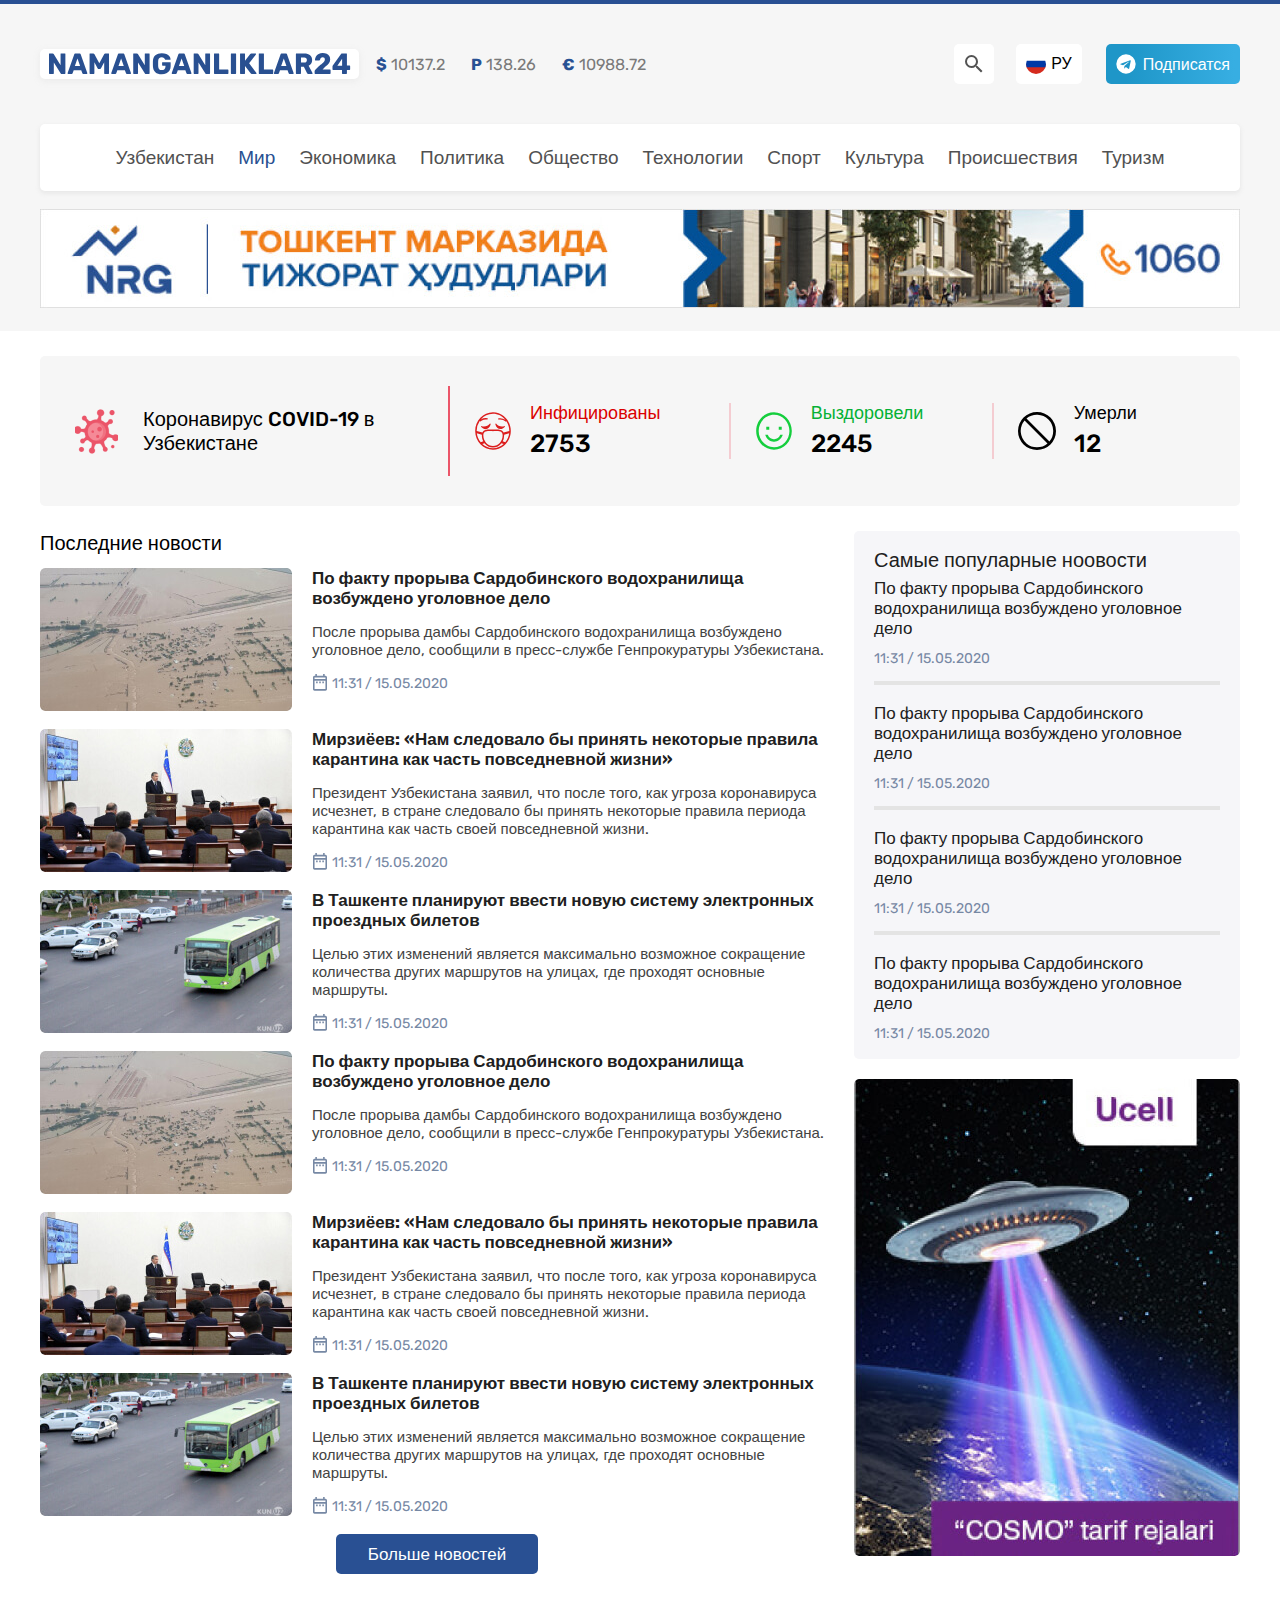
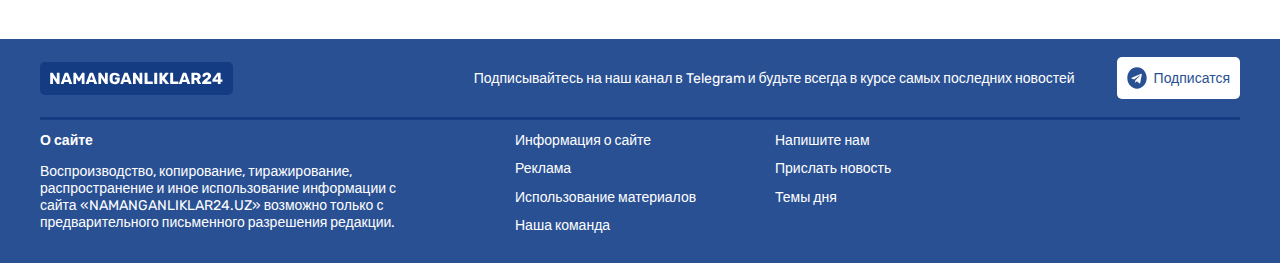
<file: list.html>
<!DOCTYPE html>
<html class="page" lang="ru">
<head>
    <meta charset="UTF-8">
    <meta http-equiv="X-UA-Compatible" content="IE=edge">
    <meta name="viewport" content="width=device-width, initial-scale=1.0">
    <title>Namanganliklar24 - новости</title>
    <link rel="stylesheet" href="css/normalize.css">
    <link rel="stylesheet" href="css/style.css">
</head>
<body class="page__body">
    
    <!-- SITE-HEADER -->
    <header class="site-header">
        <div class="container">
            <!-- SITE-HEADER__TOP -->
            <div class="site-header__top">
                <a class="site-header__logo logo" href="index.html">
                    <img class="logo__img" src="img/logo.svg" alt="Лого сайта Namanganliklar24" width="303" height="33">
                </a>
            
                <ul class="site-header__exchange-rates exchange-rates">
                    <li class="exchange-rates__item">
                        <b class="exchange-rates__icon">&dollar;</b> 
                        <span class="exchange-rates__value">10137.2</span></li>
                    <li class="exchange-rates__item">
                        <b class="exchange-rates__icon">P</b> 
                        <span class="exchange-rates__value">138.26</span></li>
                    <li class="exchange-rates__item">
                        <b class="exchange-rates__icon">&euro;</b> 
                        <span class="exchange-rates__value">10988.72</span></li>
                </ul>
            
                <div class="site-header__actions">
                    <button class="site-header__search-button search-button" type="button">
                        <span class="search-button__wrapper">
                            <img class="search-button__img" src="img/icon-magnify.svg" alt="Иконка лупы" width="24" height="24">
                        </span>
                    </button>
                    <button class="site-header__language-toggler language-toggler" type="button">
                        <span class="language-toggler__wrapper">
                            <img class="language-toggler__img" src="img/icon-russia-flag.svg" alt="Иконка флага России" width="20" height="20">
                            <span class="language-toggler__text">РУ</span>
                        </span>
                    </button>
                    <a class="site-header__telegram-sub telegram-sub telegram-sub--dark" href="https://t.me/dj_boburjon" target="_blank">
                        <img class="telegram-sub__img" src="img/icon-telegram.svg" alt="Лого мессенжера Телеграм" width="20" height="20">
                        <span class="telegram-sub__text">Подписатся</span>
                    </a>
                </div><!-- site-header__actions -->

                <button class="site-header__toggler" type="button">Меню</button>
            </div><!-- /site-header__top -->

            <!-- SITENAV -->
            <nav class="sitenav">
                <ul class="sitenav__list">
                    <li class="sitenav__item">
                        <a class="sitenav__link" href="list.html">Узбекистан</a>
                    </li>
                    <li class="sitenav__item sitenav__item--active">
                        <a class="sitenav__link" href="list.html">Мир</a>
                    </li>
                    <li class="sitenav__item">
                        <a class="sitenav__link" href="list.html">Экономика</a>
                    </li>
                    <li class="sitenav__item">
                        <a class="sitenav__link" href="list.html">Политика</a>
                    </li>
                    <li class="sitenav__item">
                        <a class="sitenav__link" href="list.html">Общество</a>
                    </li>
                    <li class="sitenav__item">
                        <a class="sitenav__link" href="list.html">Технологии</a>
                    </li>
                    <li class="sitenav__item">
                        <a class="sitenav__link" href="list.html">Спорт</a>
                    </li>
                    <li class="sitenav__item">
                        <a class="sitenav__link" href="list.html">Культура</a>
                    </li>
                    <li class="sitenav__item">
                        <a class="sitenav__link" href="list.html">Происшествия</a>
                    </li>
                    <li class="sitenav__item">
                        <a class="sitenav__link" href="list.html">Туризм</a>
                    </li>
                </ul>
            </nav>

            <!-- TOP BANNER -->
            <aside class="top-banner">
                <a class="top-banner__link" href="#" target="_blank">
                    <img class="top-banner__img" src="img/nrg-banner.jpg" srcset="img/nrg-banner.jpg 1x, img/nrg-banner@2x.jpg 2x" alt="NRG company banner" width="1200" height="99">
                </a>
            </aside>
        </div><!-- container -->
    </header>

    <!-- MAIN-CONTENT -->
    <main class="main-content">
        <div class="container">

            <!-- COVID-INFO  -->
            <section class="covid-info">
                <h2 class="covid-info__heading">Коронавирус COVID-19 в Узбекистане</h2>
                <ul class="covid-info__stats-list">
                    <li class="covid-info__stat covid-info__stat--infected">
                        <div>
                            <h3 class="covid-info__stat-title covid-info__stat-title--red">Инфицированы</h3>
                            <b class="covid-info__stat-value">2753</b>
                        </div>
                    </li>
                    <li class="covid-info__stat covid-info__stat--recovered">
                        <div>
                            <h3 class="covid-info__stat-title covid-info__stat-title--green">Выздоровели</h3>
                            <b class="covid-info__stat-value">2245</b>
                        </div>
                    </li>
                    <li class="covid-info__stat covid-info__stat--dead">
                        <div>
                            <h3 class="covid-info__stat-title">Умерли</h3>
                            <b class="covid-info__stat-value">12</b>
                        </div>
                    </li>
                </ul>
            </section>



            <!-- LATEST-POPULAR-NEWS -->
            <div class="latest-popular-news">
                <!-- NEWS-LIST -->
                <section class="news-list">
                    <h2 class="news-list__heading">Последние новости</h2>
                    <ul class="news-list__list">
                        <li class="news-list__item">
                            <div class="news-list__img-wrapper">
                                <img class="news-list__img" src="img/sardoba-list.jpg" srcset="img/sardoba-list.jpg 1x, img/sardoba-list@2x.jpg 2x" alt="По факту прорыва Сардобинского водохранилища возбуждено уголовное дело" width="252" height="143">
                            </div>
                            <div class="news-list__body">
                                <h3 class="news-list__title">
                                    <a class="news-list__link" href="article.html">По факту прорыва Сардобинского водохранилища возбуждено уголовное дело</a>
                                </h3>
                                <p class="news-list__text">После прорыва дамбы Сардобинского водохранилища возбуждено уголовное дело, сообщили в пресс-службе Генпрокуратуры Узбекистана.</p>
                                <div class="news-list__date-wrapper">
                                    <img class="news-list__date-icon" src="img/icon-date.svg" alt="Иконка календаря" width="18" height="20">
                                    <time class="news-list__date" datetime="2020-05-15 11:31">11:31 / 15.05.2020</time>
                                </div>
                            </div>
                        </li>
                        <li class="news-list__item">
                            <div class="news-list__img-wrapper">
                                <img class="news-list__img" src="img/karantin-rules.jpg" srcset="img/karantin-rules.jpg 1x, img/karantin-rules@2x.jpg 2x" alt="Мирзиёев: «Нам следовало бы принять некоторые правила карантина как часть повседневной жизни»" width="252" height="143">
                            </div>
                            <div class="news-list__body">
                                <h3 class="news-list__title">
                                    <a class="news-list__link" href="article.html">Мирзиёев: «Нам следовало бы принять некоторые правила карантина как часть повседневной жизни»</a>
                                </h3>
                                <p class="news-list__text">Президент Узбекистана заявил, что после того, как угроза коронавируса исчезнет, в стране следовало бы принять некоторые правила периода карантина как часть своей повседневной жизни.</p>
                                <div class="news-list__date-wrapper">
                                    <img class="news-list__date-icon" src="img/icon-date.svg" alt="Иконка календаря" width="18" height="20">
                                    <time class="news-list__date" datetime="2020-05-15 11:31">11:31 / 15.05.2020</time>
                                </div>
                            </div>
                        </li>
                        <li class="news-list__item">
                            <div class="news-list__img-wrapper">
                                <img class="news-list__img" src="img/e-ticket.jpg" srcset="img/e-ticket.jpg 1x, img/e-ticket@2x.jpg 2x" alt="В Ташкенте планируют ввести новую систему электронных проездных билетов" width="252" height="143">
                            </div>
                            <div class="news-list__body">
                                <h3 class="news-list__title">
                                    <a class="news-list__link" href="article.html">В Ташкенте планируют ввести новую систему электронных проездных билетов</a>
                                </h3>
                                <p class="news-list__text">Целью этих изменений является максимально возможное сокращение количества других маршрутов на улицах, где проходят основные маршруты.</p>
                                <div class="news-list__date-wrapper">
                                    <img class="news-list__date-icon" src="img/icon-date.svg" alt="Иконка календаря" width="18" height="20">
                                    <time class="news-list__date" datetime="2020-05-15 11:31">11:31 / 15.05.2020</time>
                                </div>
                            </div>
                        </li>
                        <li class="news-list__item">
                            <div class="news-list__img-wrapper">
                                <img class="news-list__img" src="img/sardoba-list.jpg" srcset="img/sardoba-list.jpg 1x, img/sardoba-list@2x.jpg 2x" alt="По факту прорыва Сардобинского водохранилища возбуждено уголовное дело" width="252" height="143">
                            </div>
                            <div class="news-list__body">
                                <h3 class="news-list__title">
                                    <a class="news-list__link" href="article.html">По факту прорыва Сардобинского водохранилища возбуждено уголовное дело</a>
                                </h3>
                                <p class="news-list__text">После прорыва дамбы Сардобинского водохранилища возбуждено уголовное дело, сообщили в пресс-службе Генпрокуратуры Узбекистана.</p>
                                <div class="news-list__date-wrapper">
                                    <img class="news-list__date-icon" src="img/icon-date.svg" alt="Иконка календаря" width="18" height="20">
                                    <time class="news-list__date" datetime="2020-05-15 11:31">11:31 / 15.05.2020</time>
                                </div>
                            </div>
                        </li>
                        <li class="news-list__item">
                            <div class="news-list__img-wrapper">
                                <img class="news-list__img" src="img/karantin-rules.jpg" srcset="img/karantin-rules.jpg 1x, img/karantin-rules@2x.jpg 2x" alt="Мирзиёев: «Нам следовало бы принять некоторые правила карантина как часть повседневной жизни»" width="252" height="143">
                            </div>
                            <div class="news-list__body">
                                <h3 class="news-list__title">
                                    <a class="news-list__link" href="article.html">Мирзиёев: «Нам следовало бы принять некоторые правила карантина как часть повседневной жизни»</a>
                                </h3>
                                <p class="news-list__text">Президент Узбекистана заявил, что после того, как угроза коронавируса исчезнет, в стране следовало бы принять некоторые правила периода карантина как часть своей повседневной жизни.</p>
                                <div class="news-list__date-wrapper">
                                    <img class="news-list__date-icon" src="img/icon-date.svg" alt="Иконка календаря" width="18" height="20">
                                    <time class="news-list__date" datetime="2020-05-15 11:31">11:31 / 15.05.2020</time>
                                </div>
                            </div>
                        </li>
                        <li class="news-list__item">
                            <div class="news-list__img-wrapper">
                                <img class="news-list__img" src="img/e-ticket.jpg" srcset="img/e-ticket.jpg 1x, img/e-ticket@2x.jpg 2x" alt="В Ташкенте планируют ввести новую систему электронных проездных билетов" width="252" height="143">
                            </div>
                            <div class="news-list__body">
                                <h3 class="news-list__title">
                                    <a class="news-list__link" href="article.html">В Ташкенте планируют ввести новую систему электронных проездных билетов</a>
                                </h3>
                                <p class="news-list__text">Целью этих изменений является максимально возможное сокращение количества других маршрутов на улицах, где проходят основные маршруты.</p>
                                <div class="news-list__date-wrapper">
                                    <img class="news-list__date-icon" src="img/icon-date.svg" alt="Иконка календаря" width="18" height="20">
                                    <time class="news-list__date" datetime="2020-05-15 11:31">11:31 / 15.05.2020</time>
                                </div>
                            </div>
                        </li>
                    </ul>
                    <div class="news-list__more-wrapper">
                        <button class="button" type="button">Больше новостей</button>
                    </div>
                </section>

                <div class="popular-news__banner">
                    <!-- POPULAR-NEWS -->
                    <section class="popular-news">
                        <h2 class="popular-news__heading">Самые популарные ноовости</h2>
                        <ul class="popular-news__list">
                            <li class="popular-news__item">
                                <h3 class="popular-news__title">
                                    <a class="popular-news__link" href="article.html">По факту прорыва Сардобинского водохранилища возбуждено уголовное дело</a>
                                </h3>
                                <time class="popular-news__date" datetime="2020-05-15 11:31">11:31 / 15.05.2020</time>
                            </li>
                            <li class="popular-news__item">
                                <h3 class="popular-news__title">
                                    <a class="popular-news__link" href="article.html">По факту прорыва Сардобинского водохранилища возбуждено уголовное дело</a>
                                </h3>
                                <time class="popular-news__date" datetime="2020-05-15 11:31">11:31 / 15.05.2020</time>
                            </li>
                            <li class="popular-news__item">
                                <h3 class="popular-news__title">
                                    <a class="popular-news__link" href="article.html">По факту прорыва Сардобинского водохранилища возбуждено уголовное дело</a>
                                </h3>
                                <time class="popular-news__date" datetime="2020-05-15 11:31">11:31 / 15.05.2020</time>
                            </li>
                            <li class="popular-news__item">
                                <h3 class="popular-news__title">
                                    <a class="popular-news__link" href="article.html">По факту прорыва Сардобинского водохранилища возбуждено уголовное дело</a>
                                </h3>
                                <time class="popular-news__date" datetime="2020-05-15 11:31">11:31 / 15.05.2020</time>
                            </li>
                        </ul>
                    </section>

                    <!-- SIDEBAR BANNER -->
                    <aside class="sidebar-banner">
                        <a class="sidebar-banner__link" href="https://t.me/dj_boburjon" target="_blank">
                            <img class="sidebar-banner__img" src="img/ucell-banner.jpg" srcset="img/ucell-banner.jpg 1x, ucell-banner@2x.jpg 2x" alt="UCell banner">
                        </a>
                    </aside>
                </div>
            </div> <!-- latest popular-news -->

        </div>
    </main>


    <!-- SITE-FOOTER -->
    <footer class="site-footer">
        <div class="container">
            <div class="site-footer__top">
                <a class="site-footer__logo" href="#">
                    <img class="site-footer__logo-img" src="img/logo-white.svg" alt="Namanganliklar24 logo white" width="173" height="21">
                </a>
                <p class="site-footer__sub-text">
                    Подписывайтесь на наш канал в Telegram и будьте всегда в курсе самых последних новостей
                </p>
                <a class="site-footer__telegram-sub telegram-sub telegram-sub--white" href="https://t.me/dj_boburjon" target="_blank">
                    <img class="telegram-sub__img" src="img/icon-telegram-blue.svg" alt="Лого мессенжера Телеграм" width="20" height="22">
                    <span class="telegram-sub__text">Подписатся</span>
                </a>
            </div>

            <hr class="site-footer__divider">

            <div class="site-footer__bottom">
                <section class="site-footer__about">
                    <h2 class="site-footer__heading">
                        О сайте
                    </h2>
                    <p class="site-footer__text">
                        Воспроизводство, копирование, тиражирование, распространение и иное использование информации с сайта «NAMANGANLIKLAR24.UZ» возможно только с предварительного письменного разрешения редакции.
                    </p>
                </section>

                <ul class="site-footer__nav">
                    <li class="site-footer__nav-item">
                        <a class="site-footer__nav-link" href="#">Информация о сайте</a>
                    </li>
                    <li class="site-footer__nav-item">
                        <a class="site-footer__nav-link" href="#">Напишите нам</a>
                    </li>
                    <li class="site-footer__nav-item">
                        <a class="site-footer__nav-link" href="#">Реклама</a>
                    </li>
                    <li class="site-footer__nav-item">
                        <a class="site-footer__nav-link" href="#">Прислать новость</a>
                    </li>
                    <li class="site-footer__nav-item">
                        <a class="site-footer__nav-link" href="#">Использование материалов</a>
                    </li>
                    <li class="site-footer__nav-item">
                        <a class="site-footer__nav-link" href="#">Темы дня</a>
                    </li>
                    <li class="site-footer__nav-item">
                        <a class="site-footer__nav-link" href="#">Наша команда</a>
                    </li>                          
                </ul>
            </div>
        </div>
    </footer>


    <script src="js/main.js"></script>
</body>
</html>
</file>
<file: css/style.css>
/* Table of contents */
/* 1. FONTS */
/* 2. GENERAL STYLES */
/* 3. CONTAINER */
/* 4. SITE-HEADER */
/* 5. LOGO */
/* 6. EXCHANGE-RATES */
/* 7. SEARCH-BUTTON */
/* 8. LANGUAGE-TOGGLER */
/* 9. TELEGRAM-SUB */
/* 10. SITENAV */
/* 11. TOP-BANNER */
/* SITE-FOOTER */
/* MEDIA QUERIES */
/* KEYFRAMES */


/* FONTS */
@font-face {
    font-family: 'Rubik';
    font-style: normal;
    font-weight: 400;
    font-display: swap;
    src: url('../webfonts/rubik-v14-latin-regular.woff2') format('woff2'), 
         url('../webfonts/rubik-v14-latin-regular.woff') format('woff'); 
}

@font-face {
    font-family: 'Rubik';
    font-style: normal;
    font-weight: 500;
    font-display: swap;
    src: url('../webfonts/rubik-v14-latin-500.woff2') format('woff2'), 
         url('../webfonts/rubik-v14-latin-500.woff') format('woff'); 
}

@font-face {
    font-family: 'Rubik';
    font-style: normal;
    font-weight: 700;
    font-display: swap;
    src: url('../webfonts/rubik-v14-latin-700.woff2') format('woff2'), 
         url('../webfonts/rubik-v14-latin-700.woff') format('woff'); 
}


@font-face {
    font-family: 'Roboto';
    font-style: normal;
    font-weight: 400;
    font-display: swap;
    src: url('../webfonts/roboto-v29-latin-regular.woff2') format('woff2'), 
         url('../webfonts/roboto-v29-latin-regular.woff') format('woff'); 
}
@font-face {
    font-family: 'Roboto';
    font-style: italic;
    font-weight: 400;
    font-display: swap;
    src: url('../webfonts/roboto-v29-latin-italic.woff2') format('woff2'), 
         url('../webfonts/roboto-v29-latin-italic.woff') format('woff'); 
}
@font-face {
    font-family: 'Roboto';
    font-style: italic;
    font-weight: 500;
    font-display: swap;
    src: url('../webfonts/roboto-v29-latin-500italic.woff2') format('woff2'), 
         url('../webfonts/roboto-v29-latin-500italic.woff') format('woff'); 
}
@font-face {
    font-family: 'Roboto';
    font-style: normal;
    font-weight: 500;
    font-display: swap;
    src: url('../webfonts/roboto-v29-latin-500.woff2') format('woff2'), 
         url('../webfonts/roboto-v29-latin-500.woff') format('woff'); 
}
/* GENERAL STYLES */
html {
    box-sizing: border-box;
    height: 100%;
}
*,
*::before,
*::after {
    box-sizing: inherit;
}
body {
    display: flex;
    flex-direction: column;
    height: 100%;
    font-family: 'Rubik', 'Areal', sans-serif;
    font-size: 15px;
    line-height: 18px;
    color: #434343;
}

*:focus {
    outline: 0;
    box-shadow: 0 0 0 4px rgba(41, 80, 147, 0.4);
}
img {
    max-width: 100%;
    height: auto;
}
.visually-hidden {
    position: absolute;
    width: 1px;
    height: 1px;
    margin: -1;
    border: 0;
    padding: 0;
    clip: rect(0 0 0 0);
    overflow: hidden;
}

/* CONTAINER */
.container {
    max-width: 1240px;
    padding: 0 20px;
    margin: 0 auto;
}

/* SITE-HEADER */
.site-header {
    padding-top: 40px;
    padding-bottom: 23px;
    border-top: 4px solid #295093;
    background-color: #F6F6F6;
}
.site-header__top {
    display: flex;
    flex-wrap: wrap;
    align-items: center;
    margin-bottom: 40px;
    font-size: 16px;
    line-height: 19px;
}
.site-header__logo {
    margin-right: 17px;
}
.site-header__exchange-rates {
    margin-left: 17px;
}
.site-header__actions {
    display: flex;
    flex-wrap: wrap;
    margin-left: auto;
}
.site-header__search-button {
    margin-right: 22px;
}
.site-header__language-toggler {
    margin-right: 24px;
}
.site-header__toggler {
    display: none;
}

/* LOGO */
.logo {
    display: flex;
    padding: 4px 8px;
    border-radius: 5px;
    background-color: #fff;
    box-shadow: 0px 2px 6px rgba(202, 202, 202, 0.25);
    transition: transform 0.3s ease;
}
.logo:hover {
    transform: scale(1.025);
}
.logo:focus {
    box-shadow: 0 0 0 4px rgba(41, 80, 147, 0.4);
}

/* EXCHANGE-RATES */
.exchange-rates {
    display: flex;
    flex-wrap: wrap;
    align-items: center;
    padding: 0;
    margin: 0;
    list-style-type: none;
    color: #7A7A7A;
}
.exchange-rates__item:not(:last-child) {
    margin-right: 26px;
}
.exchange-rates__icon {
    color: #285193;
}

/* SEARCH-BUTTON */
.search-button {
    padding: 0;
    border: none;
    border-radius: 5px;
    background: #fff;
    transition: box-shadow 0.3s ease;
    cursor: pointer;
}
.search-button__wrapper {
    padding: 8px;
    display: flex;
    justify-content: center;
    align-items: center;
}

/* LANGUAGE-TOGGLER */
.language-toggler {
    padding: 10px;
    border: none;
    border-radius: 5px;
    background: #fff;
    transition: box-shadow 0.3s ease;
    cursor: pointer;
}
.language-toggler__wrapper {
    display: flex;
    align-items: center;
    font-weight: 500;
}
.language-toggler__img {
    width: 20px;
    height: 20px;
    margin-right: 5px;
    border-radius: 50%;
}    
.search-button:hover,
.language-toggler:hover {
    box-shadow: 0 5px 8px rgba(0, 0, 0, 0.1);
}

/* TELEGRAM-SUB */
.telegram-sub {
    display: flex;
    align-items: center;
    padding: 10px;
    border-radius: 5px;
    font-weight: 500;
    text-decoration: none;
    transition: box-shadow 0.3s ease;
}
.telegram-sub--dark {
    color: #fff;
    background-color: #1E96C8;
    background-image: linear-gradient(90deg, #1E96C8 15.07%, #37AEE2 96%);
}
.telegram-sub:hover {
    box-shadow: 0 5px 8px rgba(0, 0, 0, 0.1);
}
.telegram-sub--dark:hover {
    background-color: #37AEE2;
    background-image: linear-gradient(90deg, #37AEE2 15.07%, #1E96C8 96%);
}
.telegram-sub--white {
    background-color: #fff;
    color: #295093;
}
.telegram-sub__img {
    margin-right: 7px;
}

/* SITENAV */
.sitenav {
    margin-bottom: 18px;
    display: block;
    font-size: 19px;
    line-height: 23px;
    font-weight: 500;
    border-radius: 5px;
    background-color: #fff;
    box-shadow: 0px 2px 5px rgba(159, 159, 159, 0.19);
}
.sitenav__list {
    display: flex;
    flex-wrap: wrap;
    justify-content: center;
    align-items: center;
    padding: 17px 12px;
    margin: 0;
    list-style-type: none;
}
.sitenav__item {
    margin: 5px 12px;
}
.sitenav__link {
    display: block;
    color: #515151;
    text-decoration: none;
    transition: color 0.3s ease;
}
.sitenav__link:hover,
.sitenav__item--active .sitenav__link {
    color: #285091;
}

/* TOP-BANNER */
.top-banner__link {
    display: flex;
}

/* MAIN-CONTENT */
.main-content {
    flex-grow: 1;
    padding-top: 25px;
    padding-bottom: 25px;
}

/* COVID-INFO */
.covid-info {
    display: flex;
    align-items: center;
    padding: 30px 35px;
    margin-bottom: 25px;
    border-radius: 5px;
    background-color: #F6F6F6;
    color: #000;
}
.covid-info::before {
    content: "";
    width: 43px;
    height: 45px;
    margin-right: 25px;
    background: url("../img/icon-covid.png") no-repeat center center / contain;
}
.covid-info__heading {
    width: 235px;
    margin-top: 0;
    margin-bottom: 0;
    margin-right: 70px;
    font-size: 20px;
    line-height: 24px;
    font-weight: 500;
}
.covid-info__stats-list {
    flex-grow: 1;
    display: flex;
    flex-wrap: wrap;
    align-items: center;
    padding: 0;
    margin: 0;
    list-style-type: none;
}
.covid-info__stat {
    flex-grow: 1;
    display: flex;
    flex-wrap: wrap;
    align-items: center;
    padding-left: 24px;
    padding-right: 24px;
    border-left: 2px solid #F4CCD1;
}
.covid-info__stat--infected {
    padding-top: 17px;
    padding-bottom: 17px;
    border-left-color: #EB5569;
}
.covid-info__stat::before {
    width: 38px;
    height: 40px;
    margin-right: 18px;
    background: no-repeat center center / contain;
    content: "";
}
.covid-info__stat--infected::before {
    background-image: url("../img/icon-emoji-mask.svg");
}
.covid-info__stat--recovered::before {
    background-image: url("../img/icon-smile.svg");
}
.covid-info__stat--dead::before {
    background-image: url("../img/icon-no.svg");
}
.covid-info__stat-title {
    margin-top: 0;
    margin-bottom: 5px;
    font-size: 18px;
    line-height: 21px;
    font-weight: 400;
}
.covid-info__stat-title--red {
    color: #DB0000;
}
.covid-info__stat-title--green {
    color: #05B135;
}
.covid-info__stat-value {
    font-size: 25px;
    line-height: 30px;
    font-weight: 500;
}

/* NEWS-GRID */
.news-grid {
    margin-bottom: 25px;
}
.news-grid__title {
    margin-top: 0;
    margin-bottom: 15px;
    font-size: 20px;
    line-height: 24px;
    font-weight: 500;
    color: #000;
}
.news-grid__list {
    display: flex;
    flex-wrap: wrap;
    padding: 0;
    margin: 0;
    margin-left: -21px;
    list-style-type: none;
}
.news-grid__item {
    position: relative;
    flex-grow: 1;
    width: 386px;
    margin-bottom: 18px;
    margin-left: 21px;
}
.news-grid__item:hover .news-grid__link {
    color: #295091;
}
.news-grid__img-wrapper {
    position: relative;
    z-index: 1;
    height: 190px;
    overflow: hidden;
    margin-bottom: 11px;
    border-radius: 5px;
}
.news-grid__img-wrapper::before {
    position: absolute;
    z-index: 1;
    top: 0;
    right: 0;
    bottom: 0;
    left: 0;
    background-color: rgba(0, 0, 0, 0.3);
    opacity: 0;
    content: "";
    transition: opacity 0.3s ease;
}
.news-grid__item:hover .news-grid__img-wrapper::before {
    opacity: 1;
}
.news-grid__img {
    width: 100%;
    height: 190px;
    object-fit: cover;
    object-position: center top;
    transition: transform 0.3s ease;
}
.news-grid__item:hover .news-grid__img {
    transform: scale(1.05);
}
.news-grid__heading {
    margin-top: 0;
    margin-bottom: 11px;
    font-size: 17px;
    line-height: 20px;
    font-weight: 500;
}
.news-grid__link {
    display: inline-block;
    color: #202020;
    text-decoration: none;
    transition: color 0.3s ease;
}
.news-grid__link::before {
    position: absolute;
    z-index: 1;
    top: 0;
    right: 0;
    bottom: 0;
    left: 0;
    content: "";
}
.news-grid__date {
    display: block;
    color: #6B6D97;
}

/* NOTIFICATIONS */
.notifications {
    display: flex;
    align-items: center;
    padding: 25px 35px;
    margin-bottom: 38px;
    border-radius: 5px;
    background-color: rgba(239, 186, 84, 0.18);
}
.notifications::before {
    width: 31px;
    height: 35px;
    background: url("../img/icon-new-notification.svg") no-repeat center center / contain;
    content: "";
}
.notifications__heading {
    margin: 0;
    margin-right: auto;
    margin-left: 17px;
    font-size: 20px;
    line-height: 24px;
    font-weight: 500;
    color: #000;
}
.notifications__button {
    padding: 8px 12px;
    border: none;
    margin-left: 1px;
    border-radius: 5px;
    color: #fff;
    font-size: 20px;
    line-height: 24px;
    font-weight: 500;
    background-color: #FE5C28;
    background-image: linear-gradient(90deg, #FE5C28 0%, rgba(255, 139, 54, 0.9) 88,43%);
    white-space: nowrap;
    cursor: pointer;
    transition: box-shadow 0.3s ease;
}
.notifications__button:hover {
    box-shadow: 0 5px 8px rgba(0, 0, 0, 0.1);
}
.notifications__button:focus {
    box-shadow: 0 0 0 4px rgba(255, 139, 54, 0.5);
}

/* LATEST-POPULAR-NEWS */
.latest-popular-news {
    display: flex;
    flex-wrap: wrap;
    justify-content: space-between;
    align-items: flex-start;
    margin-bottom: 40px;
}

/* NEWS-LIST */
.news-list {
    width: 794px;
}
.news-list__heading {
    margin-top: 0;
    margin-bottom: 13px;
    font-size: 20px;
    line-height: 24px;
    font-weight: 500;
    color: #000;
}
.news-list__list {
    padding: 0;
    margin-top: 0;
    margin-bottom: 18px;
    list-style-type: none;
}
.news-list__item {
    position: relative;
    display: flex;
    flex-wrap: wrap;
    align-items: flex-start;
}
.news-list__item:not(:last-child) {
    margin-bottom: 18px;
}
.news-list__img-wrapper {
    position: relative;
    width: 252px;
    height: 143px;
    border-radius: 5px;
    overflow: hidden;
    margin-right: 20px;
}
.news-list__img-wrapper::before {
    position: absolute;
    z-index: 1;
    top: 0;
    right: 0;
    bottom: 0;
    left: 0;
    background-color: rgba(0, 0, 0, 0.3);
    opacity: 0;
    content: "";
    transition: opacity 0.3s ease;
}
.news-list__item:hover .news-list__img-wrapper::before {
    opacity: 1;
}
.news-list__img {
    display: block;
    object-fit: cover;
    transition: transform 0.3s ease;
}
.news-list__item:hover .news-list__img {
    transform: scale(1.05);
}
.news-list__body {
    width: 522px;
}
.news-list__title {
    margin-top: 0;
    margin-bottom: 8px;
    font-size: 17px;
    line-height: 20px;
}
.news-list__link {
    display: inline-block;
    color: #202020;
    text-decoration: none;
    transition: color 0.3s ease;
}
.news-list__link::before {
    position: absolute;
    z-index: 1;
    top: 0;
    right: 0;
    bottom: 0;
    left: 0;
    content: "";
}
.news-list__item:hover .news-list__link {
    color: #295091;
}
.news-list__text {
    margin-bottom: 14px;
}
.news-list__date-wrapper {
    display: flex;
    align-items: center;
    font-size: 14px;
    line-height: 17px;
    color: #7688A4;
}
.news-list__date-icon {
    width: 18px;
    height: 20px;
    margin-right: 2px;
}
.news-list__more-wrapper {
    text-align: center;
}
.button {
    padding: 10px 32px;
    border: none;
    border-radius: 5px;
    font-size: 17px;
    line-height: 20px;
    font-weight: 500;
    background-color: #295093;
    color: #fff;
    text-align: center;
    cursor: pointer;
    transition: background-color 0.3s ease;
}
.button--block {
    display: block;
    width: 100%;
}
.button:hover {
    background-color: rgba(41, 80, 147, 0.8);
}

.popular-news__banner {
    width: 386px;
}
/* POPULAR-NEWS */
.popular-news {
    padding: 17px 20px;
    margin-bottom: 20px;
    border-radius: 5px;
    background-color: #F6F6F9;
}
.popular-news__heading {
    margin-top: 0;
    margin-bottom: 6px;
    font-size: 20px;
    line-height: 24px;
    font-weight: 500;
    color: #202020;
}
.popular-news__list {
    padding: 0;
    margin: 0;
    list-style-type: none;
}
.popular-news__item:not(:last-child) {
    padding-bottom: 14px;
    border-bottom: 4px solid #E4E4E4;
    margin-bottom: 18px;
}
.popular-news__title {
    margin-top: 0;
    margin-bottom: 11px;
    font-size: 17px;
    line-height: 20px;
    font-weight: normal;
}
.popular-news__link {
    display: inline-block;
    color: #202020;
    text-decoration: none;
}
.popular-news__link:hover {
    color: #295093;
}
.popular-news__date {
    font-size: 14px;
    line-height: 17px;
    color: #7688A4;
}
.sidebar-banner__link {
    display: block;
    border-radius: 5px;
    overflow: hidden;
}
.sidebar-banner__img {
    display: block;
}

/* SITE-APP */
.site-app {
    display: flex;
    align-items: center;
    padding: 65px 20px 65px 245px;
    background: #F6F6F9 url("../img/site-app-bg.png") no-repeat 20px bottom;
}
.site-app__body {
    width: 530px;
    margin-right: auto;
}
.site-app__heading {
    margin-top: 0;
    margin-bottom: 10px;
    font-size: 24px;
    line-height: 28px;
    font-weight: 500;
    color: #295093;
}
.site-app__text {
    font-size: 18px;
    line-height: 21px;
    font-weight: 500;
    color: #333333;
}
.site-app__link {
    display: flex;
    border-radius: 5px;
    margin-left: 20px;
}

/* SITE-FOOTER */
.site-footer {
    padding: 18px 0;
    font-size: 14px;
    line-height: 17px;
    background-color: #295093;
    color: #fff;
}
.site-footer *:focus {
    box-shadow: 0 0 0 4px rgba(255, 255, 255, 0.4);
}
.site-footer__top {
    display: flex;
    align-items: center;
}
.site-footer__logo {
    flex-shrink: 0;
    display: flex;
    padding: 10px;
    margin-right: auto;
    border-radius: 5px;
    background-color: #133C82;
}
.site-footer__sub-text {
    margin: 0;
    margin-right: 17px;
    padding-left: 25px;
    padding-right: 25px;
}
.site-footer__telegram-sub {
    flex-shrink: 0;
}
.site-footer__divider {
    height: 3px;
    border: none;
    margin-top: 18px;
    margin-bottom: 12px;
    background-color: #133C82;
}
.site-footer__bottom {
    display: flex;
    flex-wrap: wrap;
}
.site-footer__about {
    max-width: 365px;
    margin-right: 110px;
}
.site-footer__heading {
    margin-top: 0;
    font-size: 14px;
    line-height: 17px;
}
.site-footer__nav {
    display: flex;
    flex-wrap: wrap;
    max-width: 520px;
    font-weight: 500;
    padding: 0;
    margin: 0;
    list-style-type: none;
}
.site-footer__nav-item {
    width: 50%;
    padding-right: 15px;
    margin-bottom: 10px;
}
.site-footer__nav-link {
    display: inline-block;
    color: #fff;
    text-decoration: none;
}
.site-footer__nav-link:hover {
    text-decoration: underline;
}

/* ARTICLE */
.article {
    width: calc(794 / 1240 * 100%);
    border-bottom: 2px solid #EBEBEB;
}
.article__title {
    margin-top: 0;
    margin-bottom: 13px;
    font-size: 24px;
    line-height: 28px;
    font-weight: 500;
    color: #000;
}
.article__date-wrapper {
    display: flex;
    align-items: center;
    margin-bottom: 14px;
}
.article__date-icon {
    margin-right: 5px;
}
.article__date {
    display: block;
    color: #6B6D97;
}
.article__img {
    width: 100%;
    margin-bottom: 17px;
}
.article__body {
    margin-bottom: 35px;
    font-family: "Roboto", "Areal", sans-serif;
    font-size: 18px;
    line-height: 21px;
    color: #000;
}
.article__body p:first-child {
    margin-top: 0;
}
.article__tags {
    display: flex;
    flex-wrap: wrap;
    padding: 0;
    margin-top: 0;
    margin-bottom: 20px;
    list-style-type: none;
    font-size: 18px;
    line-height: 21px;
}
.article__tags-item {
    margin-right: 20px;
}
.article__tags-link {
    color: #28508E;
    text-decoration: none;
}

/* FORM-INFO-WRAPPER */
.form-info-wrapper {
    display: flex;
    flex-wrap: wrap;
    justify-content: space-between;
    align-items: flex-start;
}

/* CONTACT-FORM */
.contact-form {
    width: calc(600 / 1240 * 100%);
}
.contact-form__group {
    margin-bottom: 20px;
}
.contact-form__group--small {
    width: 220px;
}
.contact-form__group--captcha {
    position: relative;
    z-index: 1;
}
.contact-form__input,
.contact-form__textarea,
.contact-form__file-input {
    display: block;
    width: 100%;
    padding: 15px;
    border: 2px solid rgba(40, 81, 147, 0.3);
    background-color: rgba(241, 241, 241, 0.3);
    border-radius: 5px;
}
.contact-form__input:focus,
.contact-form__textarea:focus {
    border-color: #285193;
    box-shadow: none;
}
.contact-form__textarea {
    min-height: 307px;
    resize: vertical;
}
.contact-form__captcha-img {
    position: absolute;
    top: 50%;
    right: 0;
    transform: translateX(120%) translateY(-50%);
}
.contact-form__file-input-label {
    display: flex;
    align-items: center;
    color: #888;
}
.contact-form__file-icon {
    margin-left: 11px;
}
.contact-info {
    display: flex;
    flex-direction: column;
    width: calc(510 / 1240 * 100%);
    padding: 20px;
    border: 2px solid #BCC3Cd;
    border-radius: 5px;
    background-color: #fff;
    box-shadow: -12px 8px 9px rgba(57, 57, 57, 0.25);
}
.contact-info__logo {
    align-self: flex-end;
    margin-bottom: 20px;
}
.contact-info__group {
    display: flex;
    flex-wrap: wrap;
    justify-content: space-between;
    align-items: center;
    margin-bottom: 20px;
    font-size: 18px;
    line-height: 21px;
    color: #888;
}
.contact-form__group:not(:last-child) {
    margin-bottom: 20;
}
.contact-info__heading,
.contact-info__value {
    margin: 0;
}
.contact-info__socials {
    display: flex;
    align-items: center;
    padding: 0;
    margin: 0;
    list-style-type: none;
}
.contact-info__socials-item {
    margin-left: 13px;
}
.contact-info__socials-link {
    display: block;
}
.contact-info__socials-link:hover {
    opacity: 0.8;
}

/* MEDIA QUERIES */
@media (max-width: 1240px) {
    .news-list {
        width: calc(794 / 1240 * 100%);
    }
    .news-list__item {
        align-items: stretch;
    }
    .news-list__img-wrapper {
        display: flex;
        flex-direction: column;
        width: calc(252 / 1240 * 100%);
        margin-right: auto;
    }
    .news-list__img {
        display: block;
        width: 100%;
        height: 100%;
    }
    .news-list__body {
        width: calc(522 / 794 * 100%);
    }
    .popular-news__banner {
        width: calc(386 / 1240 * 100%);
    }
    .popular-news__title {
        font-size: 16px;
    }
}

@media (max-width: 1200px) {
    .site-app {
        flex-wrap: wrap;
        padding-top: 40px;
        padding-bottom: 40px;
    }
    .site-app__body {
        width: 100%;
    }
    .site-app__link {
        margin-left: 0;
        margin-right: 20px;
    }
}

@media (max-width: 1150px) {
    .covid-info__heading {
        margin-right: 40px;
    }
    .covid-info__stat {
        padding-left: 15px;
        padding-right: 15px;
    }
    .covid-info__stat--infected {
        padding-top: 0;
        padding-bottom: 0;
    }
}
@media (max-width: 1060px) {
    .covid-info {
        flex-wrap: wrap;
        justify-content: center;
    }
    .covid-info__heading {
        width: auto;
        margin-right: 0;
    }
    .covid-info__stats-list {
        width: 100%;
        margin-top: 20px;
    }
    .covid-info__stat--infected {
        border-left: none;
    }
    .site-footer__about,
    .site-footer__nav {
        max-width: 100%;
        width: 50%;
        margin-right: 0;
        padding-right: 30px;
    }
}

@media (max-width: 1000px) {
    .site-header {
        padding-top: 20px;
    }
    .site-header__top {
        align-items: stretch;
    }
    .site-header__logo {
        margin-right: 0;
    }
    .exchange-rates {
        order: -1;
        width: 100%;
        justify-content: center;
        margin-bottom: 15px;
    }
}

@media (max-width: 920px) {
    .news-list,
    .popular-news__banner {
        width: 100%;
    }
    .news-list {
        margin-bottom: 40px;
    }
    .sidebar-banner__img {
        width: 100%;
        height: auto;
    }
    .article {
        width: 100%;
        margin-bottom: 30px;
    }
}

@media (max-width: 850px) {
    .site-header__top {
        margin-top: 20px;
    }
    .exchange-rates {
        font-size: 14px;
        line-height: 17px;
    }
    .sitenav {
        font-size: 16px;
        line-height: 20px;
    }
    .sitenav__item {
        margin-top: 3px;
        margin-bottom: 3px;
    }
    .notifications {
        padding: 20px;
    }
    .notifications::before {
        display: none;
    }
    .notifications__heading {
        margin-left: 0;
    }
    .notifications__heading,
    .notifications__button {
        font-size: 17px;
        line-height: 20px;
    }
    .site-app {
        padding-top: 20px;
        padding-bottom: 20px;
        padding-left: 180px;
        background-size: 150px;
    }
    .site-app__heading {
        font-size: 20px;
        line-height: 24px;
    }
    .site-app__text {
        font-size: 16px;
        line-height: 20px;
    }
    .site-footer__about,
    .site-footer__nav {
        width: 100%;
    }
    .site-footer__about {
        order: 1;
    }
    .site-footer__nav {
        margin-bottom: 20px;
    }
    .contact-form {
        width: 100%;
        margin-bottom: 40px;
    }
    .contact-info {
        width: 100%;
        box-shadow: none;
    }
}

@media (max-width: 750px) {
    .page__body {
        margin-top: 82px;
    }
    .site-header {
        position: fixed;
        top: 0;
        left: 0;
        z-index: 10;
        width: 100%;
        padding: 20px 0;
    }
    .site-header__top {
        margin-bottom: 0;
    }
    .site-header__toggler {
        position: relative;
        z-index: 20;
        display: block;
        padding: 10px;
        border: none;
        border-radius: 5px; 
        font-weight: 500;
        background-color: #fff;
        cursor: pointer;
        box-shadow: 0px 2px 6px rgba(202, 202, 202, 0.25);
        transition: box-shadow 0.3s ease;
    }
    .site-header__toggler:focus {
    box-shadow: 0 0 0 4px rgba(41, 80, 147, 0.4);
    }
    .exchange-rates,
    .search-button,
    .language-toggler,
    .site-header__telegram-sub {
        display: none;
    }
    .sitenav {
        display: none;
        position: fixed;
        top: 0;
        right: 0;
        bottom: 0;
        z-index: 15;
        width: 65%;
        margin-bottom: 0;
        border-radius: 0;
        box-shadow: -10px 0 15px rgba(0, 0, 0, 0.1);
        transition: transform 0.3s ease;
        transform: translateX(120%);
        animation: sitenav-slide-out 0.3s ease 1 forwards;
    }
    .sitenav--open {
        display: block;
        animation: sitenav-slide-in 0.3s ease 1 forwards;
    }
    .sitenav__list {
        flex-direction: column;
        align-items: flex-end;
        padding: 20px;
        padding-top: 82px;
    }
    .sitenav__item {
        width: 100%;
        margin: 0 5px;
    }
    .sitenav__item:not(:last-child) {
        border-bottom: 1px solid #515151;
    }
    .sitenav__link {
        padding: 10px 20px;
        text-align: right;
        transition: color 0.3s ease,
            background-color 0.3s ease;
    }
    .sitenav__link:active {
        background-color: #295091;
        color: #fff;
    }
    .top-banner {
        display: none;
    }
    .covid-info {
        padding: 25px;
    }
    .covid-info__stats-list {
        flex-direction: column;
        align-items: stretch;
    }
    .covid-info__stat {
        padding: 15px;
        border-left: none;
    }
    .covid-info__stat:not(:last-child) {
        border-bottom: 2px solid #F4CCD1;
    }
    .site-app {
        padding: 30px;
        background-image: none;
    }
    .site-footer__top {
        flex-wrap: wrap;
        align-items: stretch;
    }
    .site-footer__sub-text {
        order: 1;
        width: 100%;
        padding: 0;
        margin-top: 10px;
        margin-right: 0;
        text-align: right;
    }
}

@media (max-width: 635px) {
    .notifications {
        flex-wrap: wrap;
    }
    .notifications__heading {
        width: 100%;
        margin-bottom: 15px;
        text-align: center;
    }
    .notifications__button {
        width: 100%;
        text-align: center;
    }
}

@media (max-width: 550px) {
    .covid-info::before {
        margin-right: 0;
    }
    .covid-info__heading {
        width: 100%;
        margin-top: 15px;
        text-align: center;
    }
    .news-list__item:not(:last-child) {
        margin-bottom: 30px;
    }
    .news-list__img-wrapper,
    .news-list__body {
        width: 100%;
    }
    .news-list__img-wrapper {
        margin-bottom: 10px;
    }
    .news-list__img {
        height: auto;
    }
    .news-list__text {
        margin-top: 5px;
        margin-bottom: 5px;
    }
}

@media (max-width: 500px) {
    .logo__img {
        width: 220px;
    }
    .sitenav {
        width: 80%;
    }
    .notifications__heading,
    .notifications__button {
        font-size: 15px;
        line-height: 18px;
    }
    .site-footer__top {
        flex-direction: column;
        align-items: center;
    }
    .site-footer__logo {
        margin-right: 0;
        align-self: flex-start;
    }
    .site-footer__sub-text {
        order: 0;
        margin-bottom: 15px;
    }
    .site-footer__telegram-sub {
        align-self: flex-end;
    }
    .site-footer__nav-item {
        width: 100%;
    }
}

@media (max-width: 500px) {
    .site-app {
        justify-content: space-between;
    }
    .site-app__link {
        min-width: 45%;
        margin: 0;
    }
}

/* KEYFRAMES */
@keyframes sitenav-slide-out {
    from {
        transform: translateX(0);
    }
    to {
        transform: translateX(120%);
    }
}
@keyframes sitenav-slide-in {
    from {
        transform: translateX(120%);
    }
    to {
        transform: translateX(0);
    }
}
</file>
